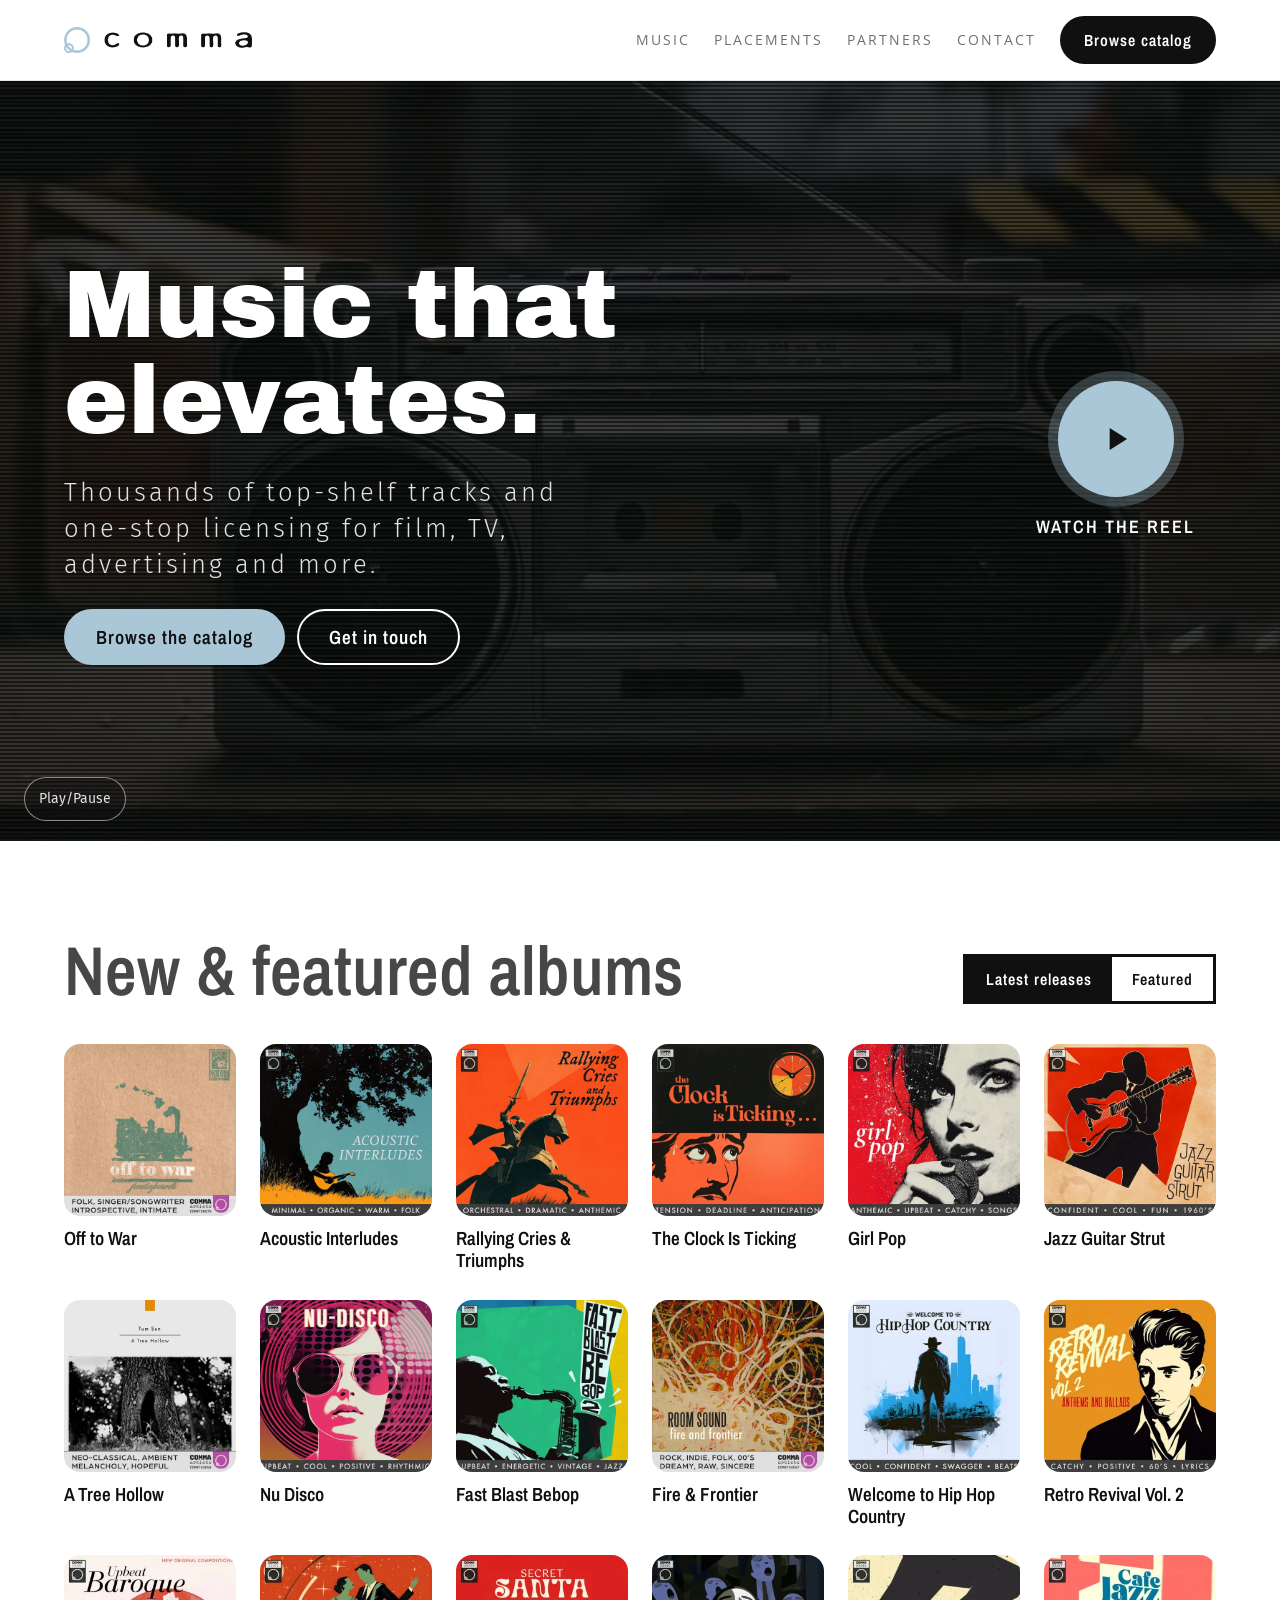
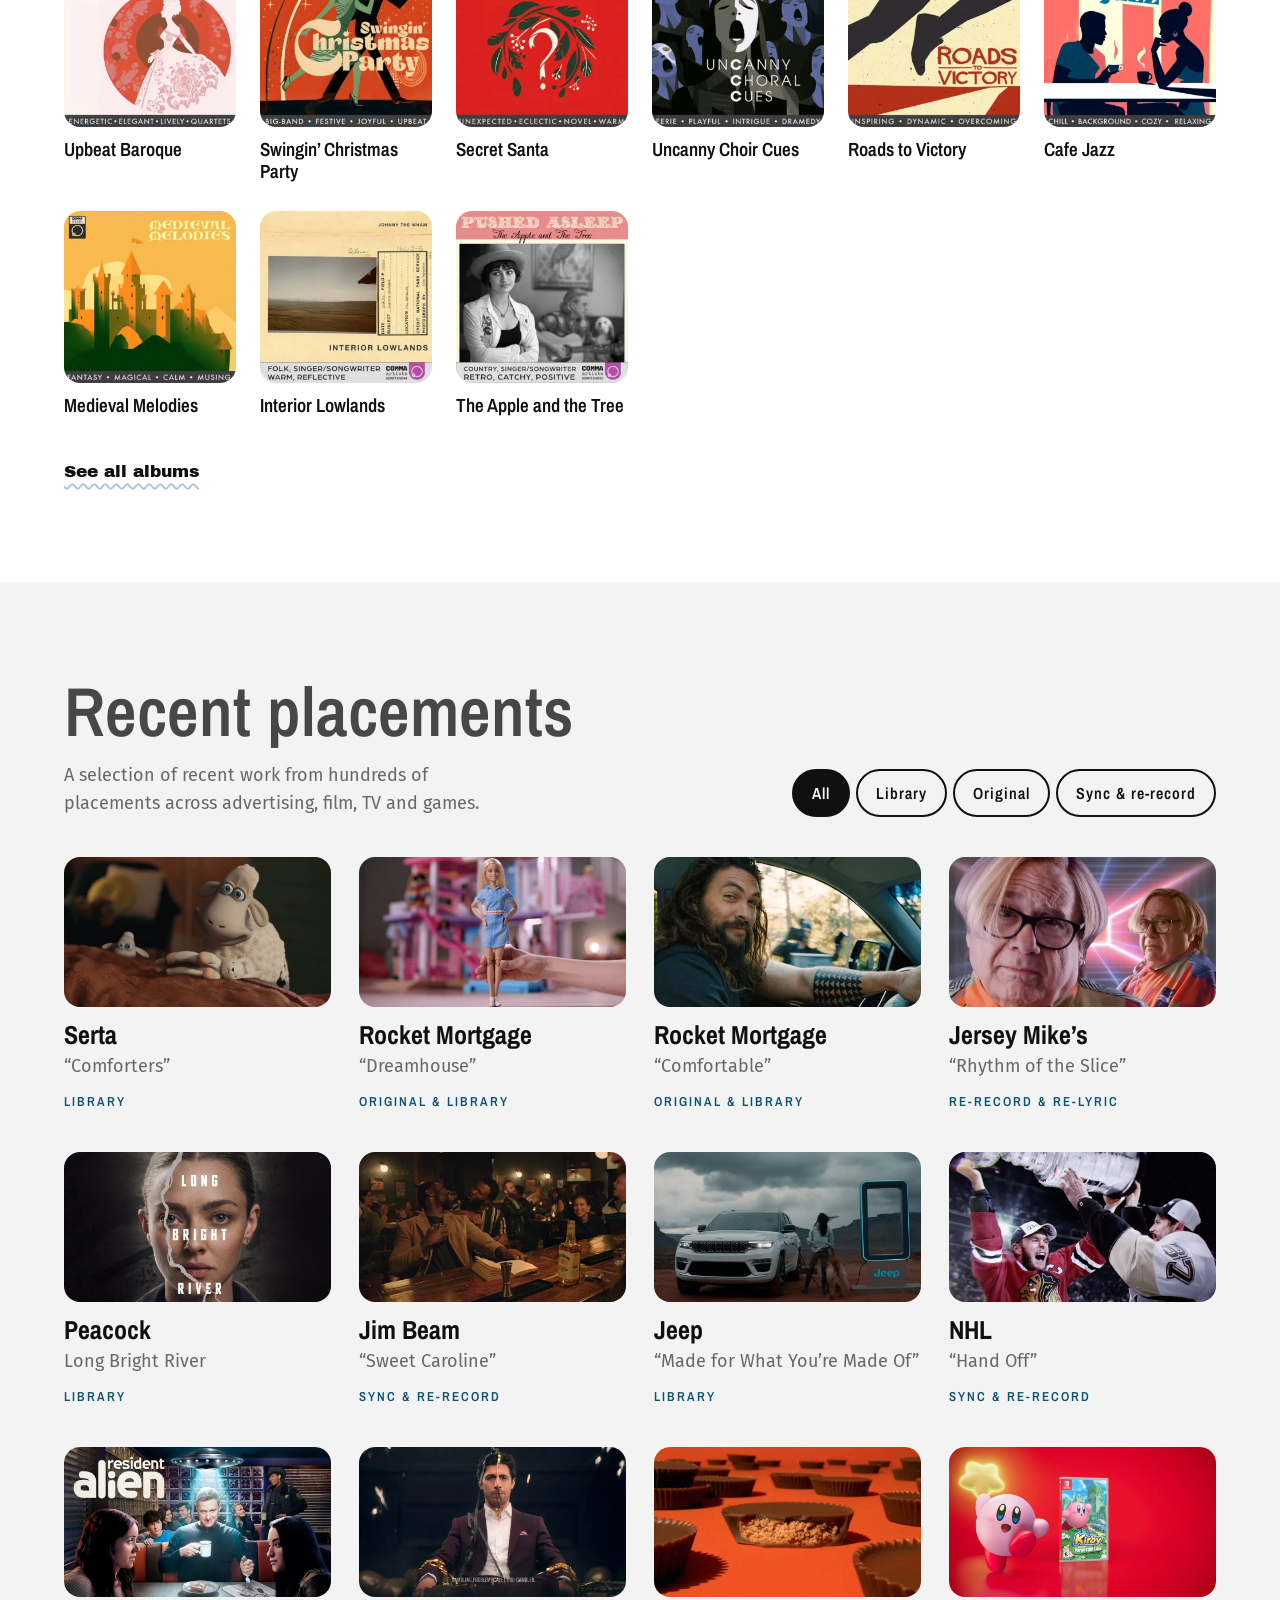
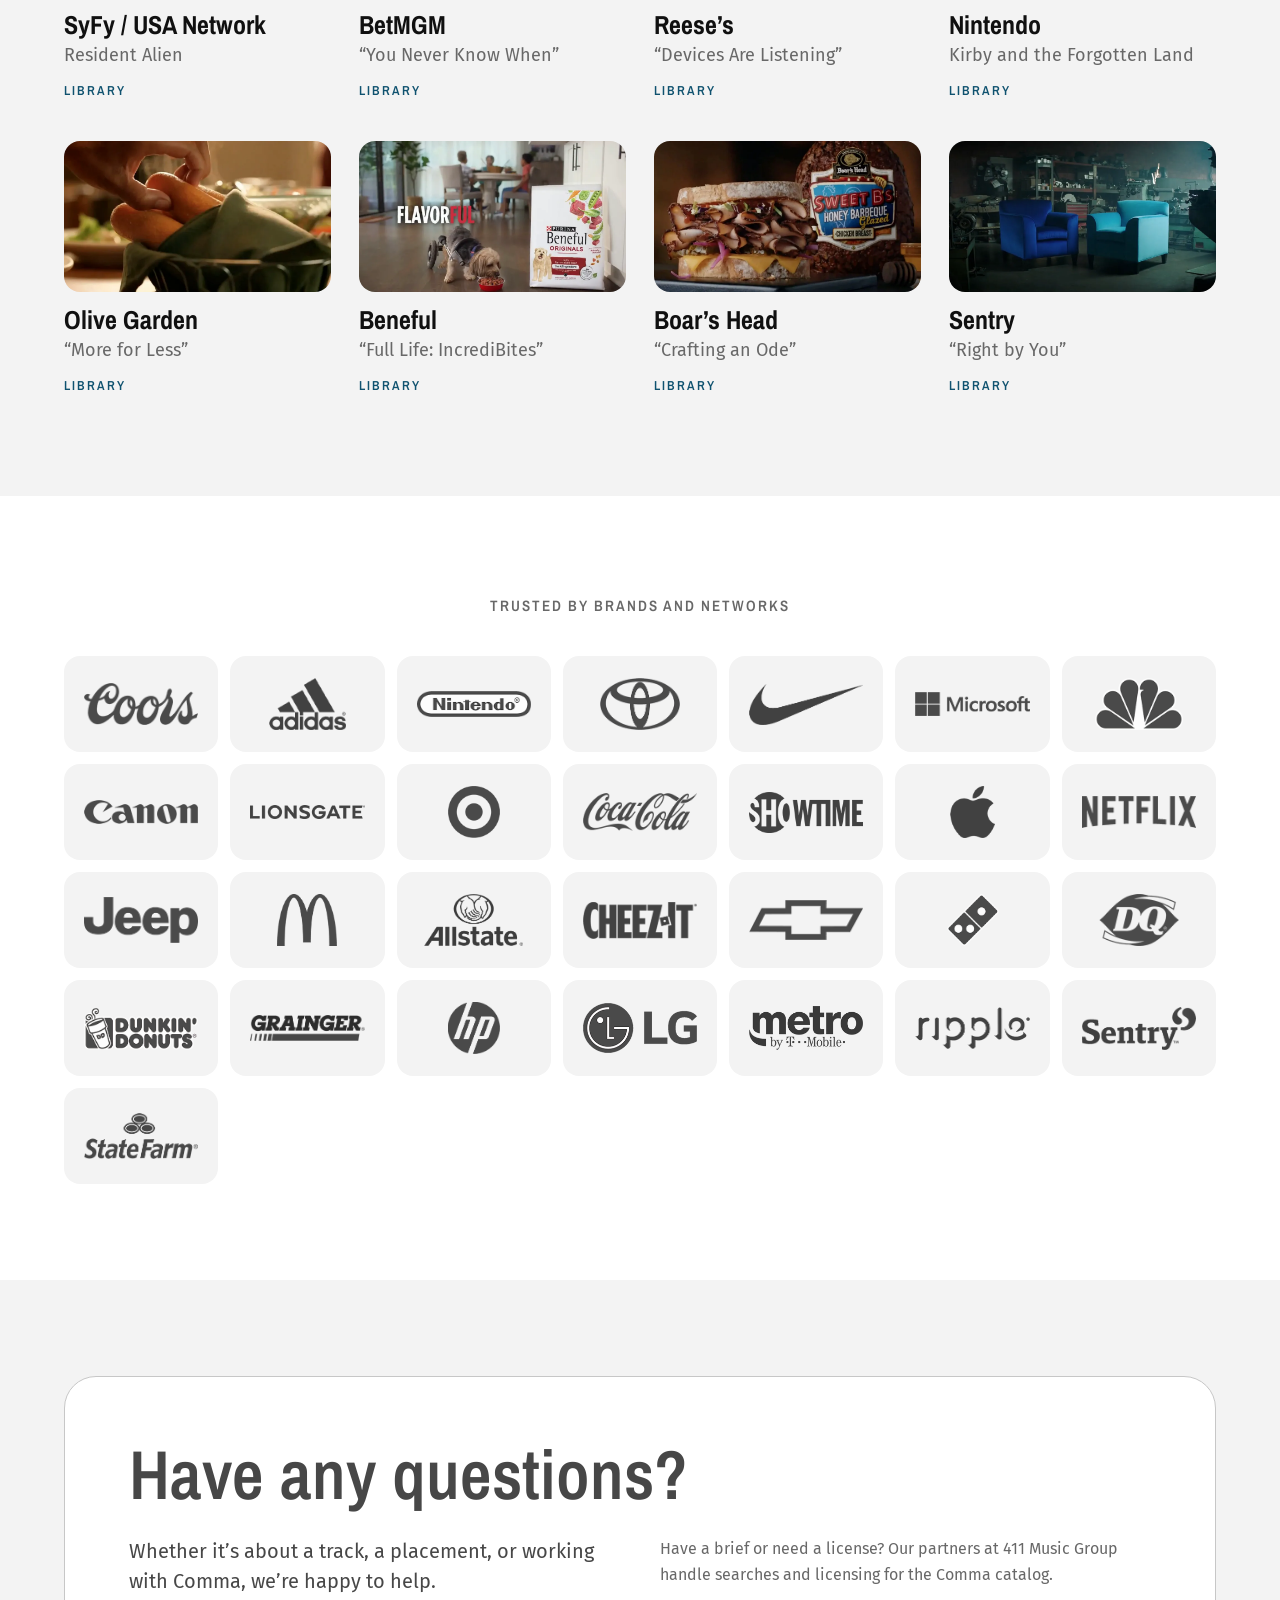
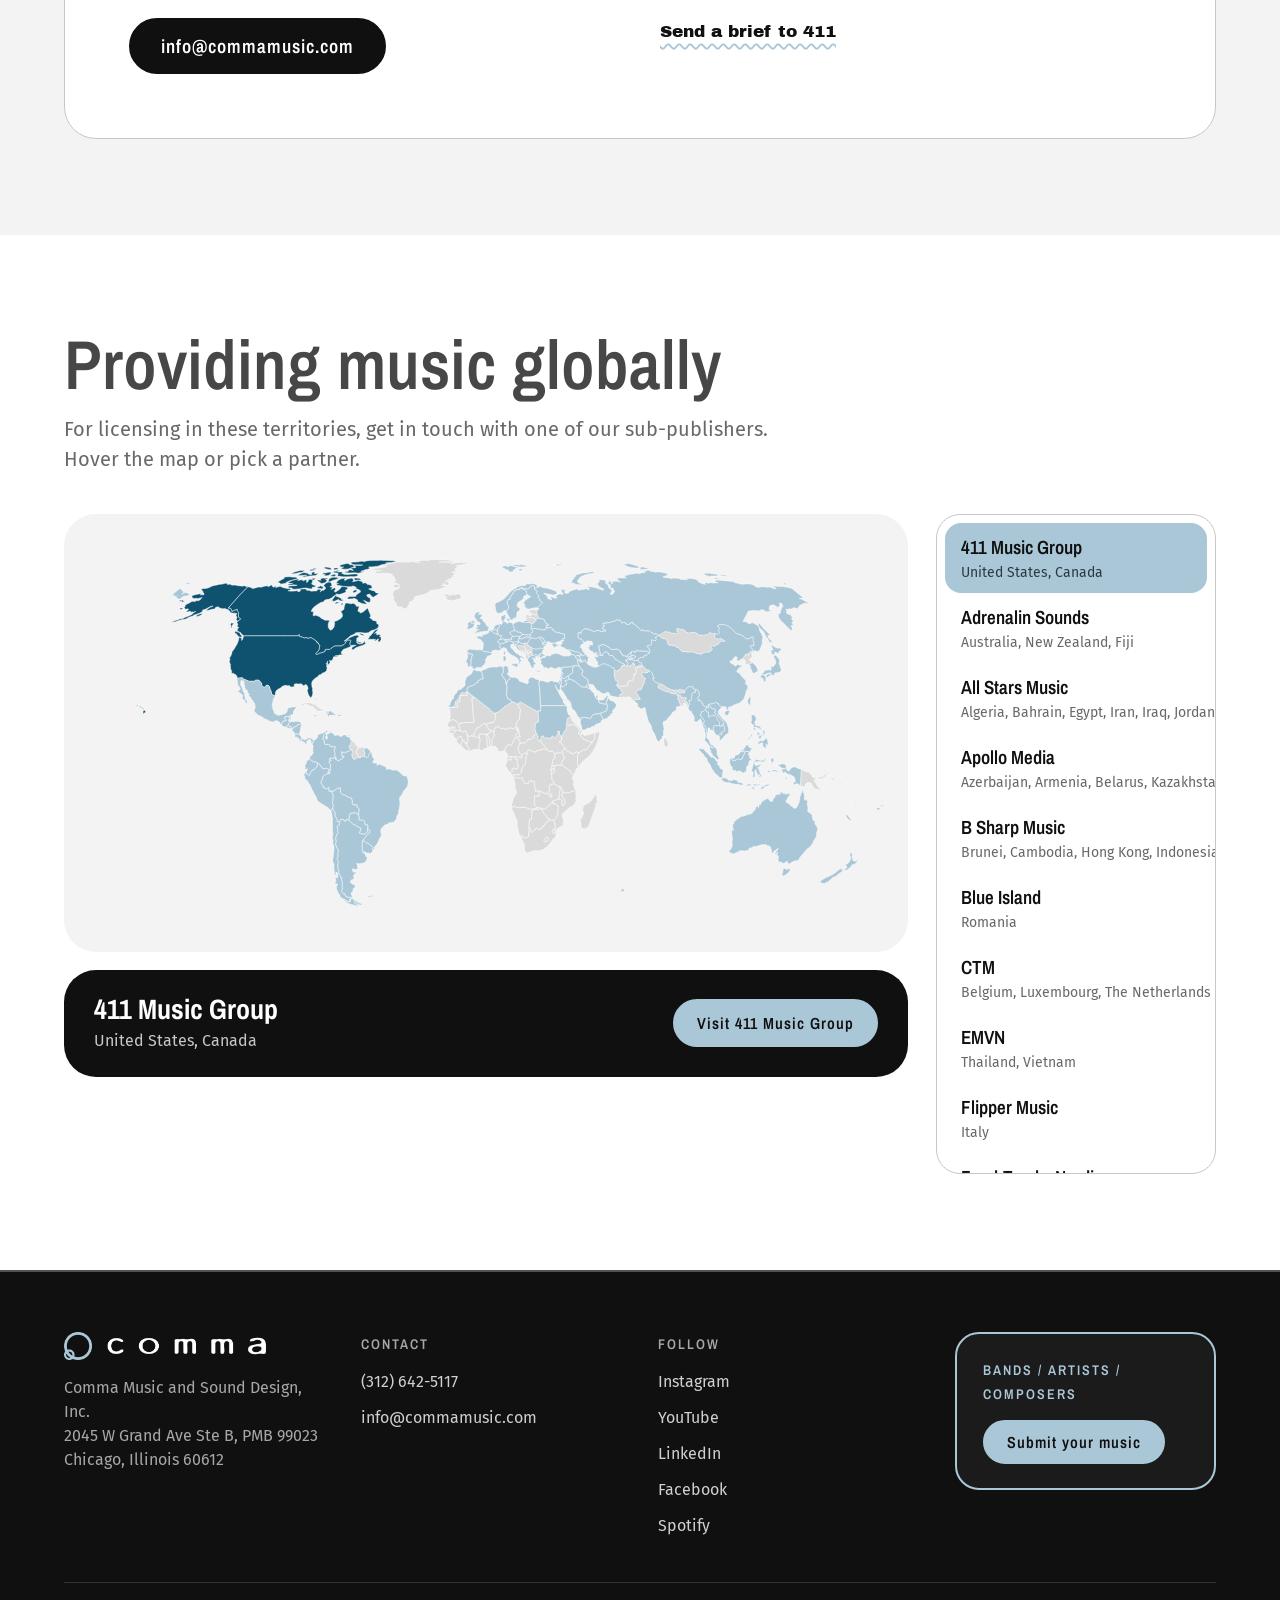
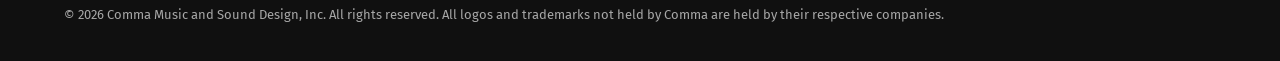
<file: index.html>
<!doctype html>
<html lang="en">
<head>
<meta charset="utf-8">
<meta name="viewport" content="width=device-width, initial-scale=1, viewport-fit=cover">
<title>Comma | Production Music Label</title>
<meta name="description" content="Browse our boutique production music library, with one-stop licensing on all of our tracks, written by top composers.">
<link rel="canonical" href="https://www.commamusic.com/">
<meta name="google-site-verification" content="hzqPW_qG-AKK4_lpxO4gxIM0lHnh0Fnx-0ciTCV7__0">
<meta property="og:type" content="website">
<meta property="og:site_name" content="Comma">
<meta property="og:title" content="Comma | Production Music Label">
<meta property="og:description" content="Browse our boutique production music library, with one-stop licensing on all of our tracks, written by top composers.">
<meta property="og:url" content="https://www.commamusic.com/">
<meta property="og:image" content="https://www.commamusic.com/img/og-image.jpg">
<meta property="og:image:width" content="1200">
<meta property="og:image:height" content="630">
<meta name="twitter:card" content="summary_large_image">
<meta name="twitter:site" content="@comma_music">
<meta name="color-scheme" content="light">
<meta name="theme-color" content="#ffffff">
<link rel="icon" type="image/png" sizes="32x32" href="img/favicon-32.png">
<link rel="icon" type="image/png" sizes="512x512" href="img/favicon.png">
<link rel="apple-touch-icon" href="img/apple-touch-icon.png">
<link rel="preconnect" href="https://fonts.googleapis.com">
<link rel="preconnect" href="https://fonts.gstatic.com" crossorigin>
<link rel="stylesheet" href="https://fonts.googleapis.com/css2?family=Archivo+Black&family=Archivo+Narrow:wght@500;600;700&family=Fira+Sans:wght@300;400;500&family=Open+Sans:wght@400&display=swap">
<link rel="stylesheet" href="css/site.css">
<script type="application/ld+json">{"@context":"https://schema.org","@type":"Organization","name":"Comma Music and Sound Design, Inc.","url":"https://www.commamusic.com/","logo":"https://www.commamusic.com/img/favicon.png","email":"info@commamusic.com","telephone":"+1-312-642-5117","address":{"@type":"PostalAddress","streetAddress":"2045 W Grand Ave Ste B, PMB 99023","addressLocality":"Chicago","addressRegion":"IL","postalCode":"60612","addressCountry":"US"},"sameAs":["https://www.instagram.com/commamusic/","https://www.youtube.com/channel/UCCL-kKv0fUwqyfzXv1fH4Ig/","https://www.linkedin.com/company/commamusic","https://www.facebook.com/commamusicandsound","https://open.spotify.com/artist/0gksnzfD5LslcejTbO01sO"]}</script>
</head>
<body>
<a class="skip-link" href="#main">Skip to content</a>

<header class="site-header">
  <div class="wrap">
    <a class="brand" href="#top" aria-label="Comma home">
      <img class="logo-dark" src="img/logo-dark.png" alt="Comma" width="693" height="96">
      <img class="logo-light" src="img/logo-light.png" alt="Comma" width="693" height="96">
    </a>
    <nav class="nav" aria-label="Main">
      <a href="#music">Music</a>
      <a href="#placements">Placements</a>
      <a href="#partners">Partners</a>
      <a href="#contact">Contact</a>
      <a class="btn btn--solid btn--sm" data-link="catalog" href="https://catalog.commamusic.com">Browse catalog</a>
    </nav>
  </div>
</header>

<main id="main">
  <section id="top" class="hero on-night" aria-labelledby="hero-title">
    <img class="hero__poster" src="video/hero-poster.jpg" alt="" aria-hidden="true">
    <video class="hero__video" id="hero-video" autoplay muted loop playsinline preload="auto" poster="video/hero-poster.jpg" aria-hidden="true">
      <source src="video/hero-loop.mp4" type="video/mp4">
    </video>
    <div class="hero__shade" aria-hidden="true"></div>
    <div class="wrap hero__inner">
      <div class="hero__copy">
        <h1 id="hero-title">Music that elevates.</h1>
        <p class="hero__sub">Thousands of top-shelf tracks and one-stop licensing for film, TV, advertising and more.</p>
        <div class="hero__actions">
          <a class="btn btn--accent" data-link="catalog" href="https://catalog.commamusic.com">Browse the catalog</a>
          <a class="btn btn--ghost-light" href="#contact">Get in touch</a>
        </div>
      </div>
      <button type="button" class="reel-btn" id="reel-open" aria-haspopup="dialog">
        <span class="reel-btn__disc" aria-hidden="true"><svg width="38" height="38" viewBox="0 0 24 24"><path d="M8 5v14l11-7z" fill="#101010"/></svg></span>
        <span class="reel-btn__label">Watch the reel</span>
      </button>
    </div>
    <button type="button" class="motion-toggle" id="motion-toggle" aria-pressed="false">Play/Pause</button>
  </section>

  <dialog class="reel-dialog" id="reel-dialog" aria-label="Comma reel">
    <div class="reel-dialog__bar">
      <button type="button" class="reel-dialog__close" id="reel-close" aria-label="Close reel">
        <svg width="18" height="18" viewBox="0 0 24 24" aria-hidden="true"><path d="M5 5l14 14M19 5L5 19" stroke="currentColor" stroke-width="2.5" stroke-linecap="round"/></svg>
      </button>
    </div>
    <video id="reel-video" controls playsinline preload="none" poster="video/hero-poster.jpg" width="1920" height="800">
      <source src="video/reel.mp4" type="video/mp4">
    </video>
  </dialog>

  <section id="music" class="section" aria-labelledby="music-title">
    <div class="wrap">
      <div class="section__head">
        <h2 class="h2" id="music-title">New &amp; featured albums</h2>
        <div class="tabs" role="tablist" aria-label="Albums">
          <button type="button" role="tab" id="tab-latest" aria-selected="true" aria-controls="album-grid" data-tab="latest">Latest releases</button>
          <button type="button" role="tab" id="tab-featured" aria-selected="false" aria-controls="album-grid" data-tab="featured" tabindex="-1">Featured</button>
        </div>
      </div>
      <ul class="album-grid" id="album-grid" role="tabpanel" aria-labelledby="tab-latest"></ul>
      <a class="wavy" data-link="catalog" href="https://catalog.commamusic.com">See all albums</a>
    </div>
  </section>

  <section id="placements" class="section section--tint" aria-labelledby="placements-title">
    <div class="wrap">
      <div class="section__head">
        <div class="section__intro">
          <h2 class="h2" id="placements-title">Recent placements</h2>
          <p style="max-width: 46ch">A selection of recent work from hundreds of placements across advertising, film, TV and games.</p>
        </div>
        <div class="chips" role="group" aria-label="Filter placements" id="placement-filters">
          <button type="button" aria-pressed="true" data-filter="all">All</button>
          <button type="button" aria-pressed="false" data-filter="library">Library</button>
          <button type="button" aria-pressed="false" data-filter="original">Original</button>
          <button type="button" aria-pressed="false" data-filter="sync">Sync &amp; re-record</button>
        </div>
      </div>
      <ul class="placement-grid" id="placement-grid" aria-live="polite"></ul>
    </div>
  </section>

  <section class="section" aria-labelledby="brands-title">
    <div class="wrap">
      <h2 class="brands__title" id="brands-title">Trusted by brands and networks</h2>
      <ul class="brand-grid" id="brand-grid"></ul>
    </div>
  </section>

  <section id="contact" class="section section--tint" aria-labelledby="contact-title">
    <div class="wrap">
      <div class="ask">
        <h2 class="h2" id="contact-title">Have any questions?</h2>
        <div class="ask__col">
          <p class="lede">Whether it’s about a track, a placement, or working with Comma, we’re happy to help.</p>
          <a class="btn btn--solid" data-link="email" href="mailto:info@commamusic.com">info@commamusic.com</a>
        </div>
        <div class="ask__col">
          <p class="small">Have a brief or need a license? Our partners at 411 Music Group handle searches and licensing for the Comma catalog.</p>
          <a class="wavy" data-link="brief" href="https://www.411musicgroup.com/">Send a brief to 411</a>
        </div>
      </div>
    </div>
  </section>

  <section id="partners" class="section" aria-labelledby="partners-title">
    <div class="wrap">
      <div class="section__head">
        <div class="section__intro">
          <h2 class="h2" id="partners-title">Providing music globally</h2>
          <p class="lede">For licensing in these territories, get in touch with one of our sub-publishers. Hover the map or pick a partner.</p>
        </div>
      </div>
      <div class="partners">
        <div class="partners__map">
          <div class="map-frame">
            <svg id="world-map" viewBox="0 0 960 470" role="img" aria-label="World map of Comma sub-publisher territories"></svg>
          </div>
          <div class="partner-card on-night" id="partner-card" aria-live="polite"></div>
        </div>
        <ul class="partner-list" id="partner-list" aria-label="Sub-publishers"></ul>
      </div>
      <noscript><p class="noscript-note">Turn on JavaScript to see albums, placements and the partner map.</p></noscript>
    </div>
  </section>
</main>

<footer class="site-footer on-night">
  <div class="wrap">
    <div class="footer-grid">
      <div class="footer-col footer-col--brand">
        <img src="img/logo-light.png" alt="Comma" width="693" height="96">
        <p>Comma Music and Sound Design, Inc.<br>2045 W Grand Ave Ste B, PMB 99023<br>Chicago, Illinois 60612</p>
      </div>
      <div class="footer-col">
        <h2 class="footer-head">Contact</h2>
        <a href="tel:+13126425117">(312) 642-5117</a>
        <a data-link="email" href="mailto:info@commamusic.com">info@commamusic.com</a>
      </div>
      <div class="footer-col">
        <h2 class="footer-head">Follow</h2>
        <a href="https://www.instagram.com/commamusic/">Instagram</a>
        <a href="https://www.youtube.com/channel/UCCL-kKv0fUwqyfzXv1fH4Ig/">YouTube</a>
        <a href="https://www.linkedin.com/company/commamusic">LinkedIn</a>
        <a href="https://www.facebook.com/commamusicandsound">Facebook</a>
        <a href="https://open.spotify.com/artist/0gksnzfD5LslcejTbO01sO">Spotify</a>
      </div>
      <div class="submit-panel">
        <h2 class="footer-head">Bands / Artists / Composers</h2>
        <a class="btn btn--accent btn--sm" target="_blank" href="https://commamusic.typeform.com/to/QgJUqPBH">Submit your music</a>
      </div>
    </div>
    <p class="legal">© <span id="year">2026</span> Comma Music and Sound Design, Inc. All rights reserved. All logos and trademarks not held by Comma are held by their respective companies.</p>
  </div>
</footer>

<script src="js/site.js" defer></script>
</body>
</html>
</file>
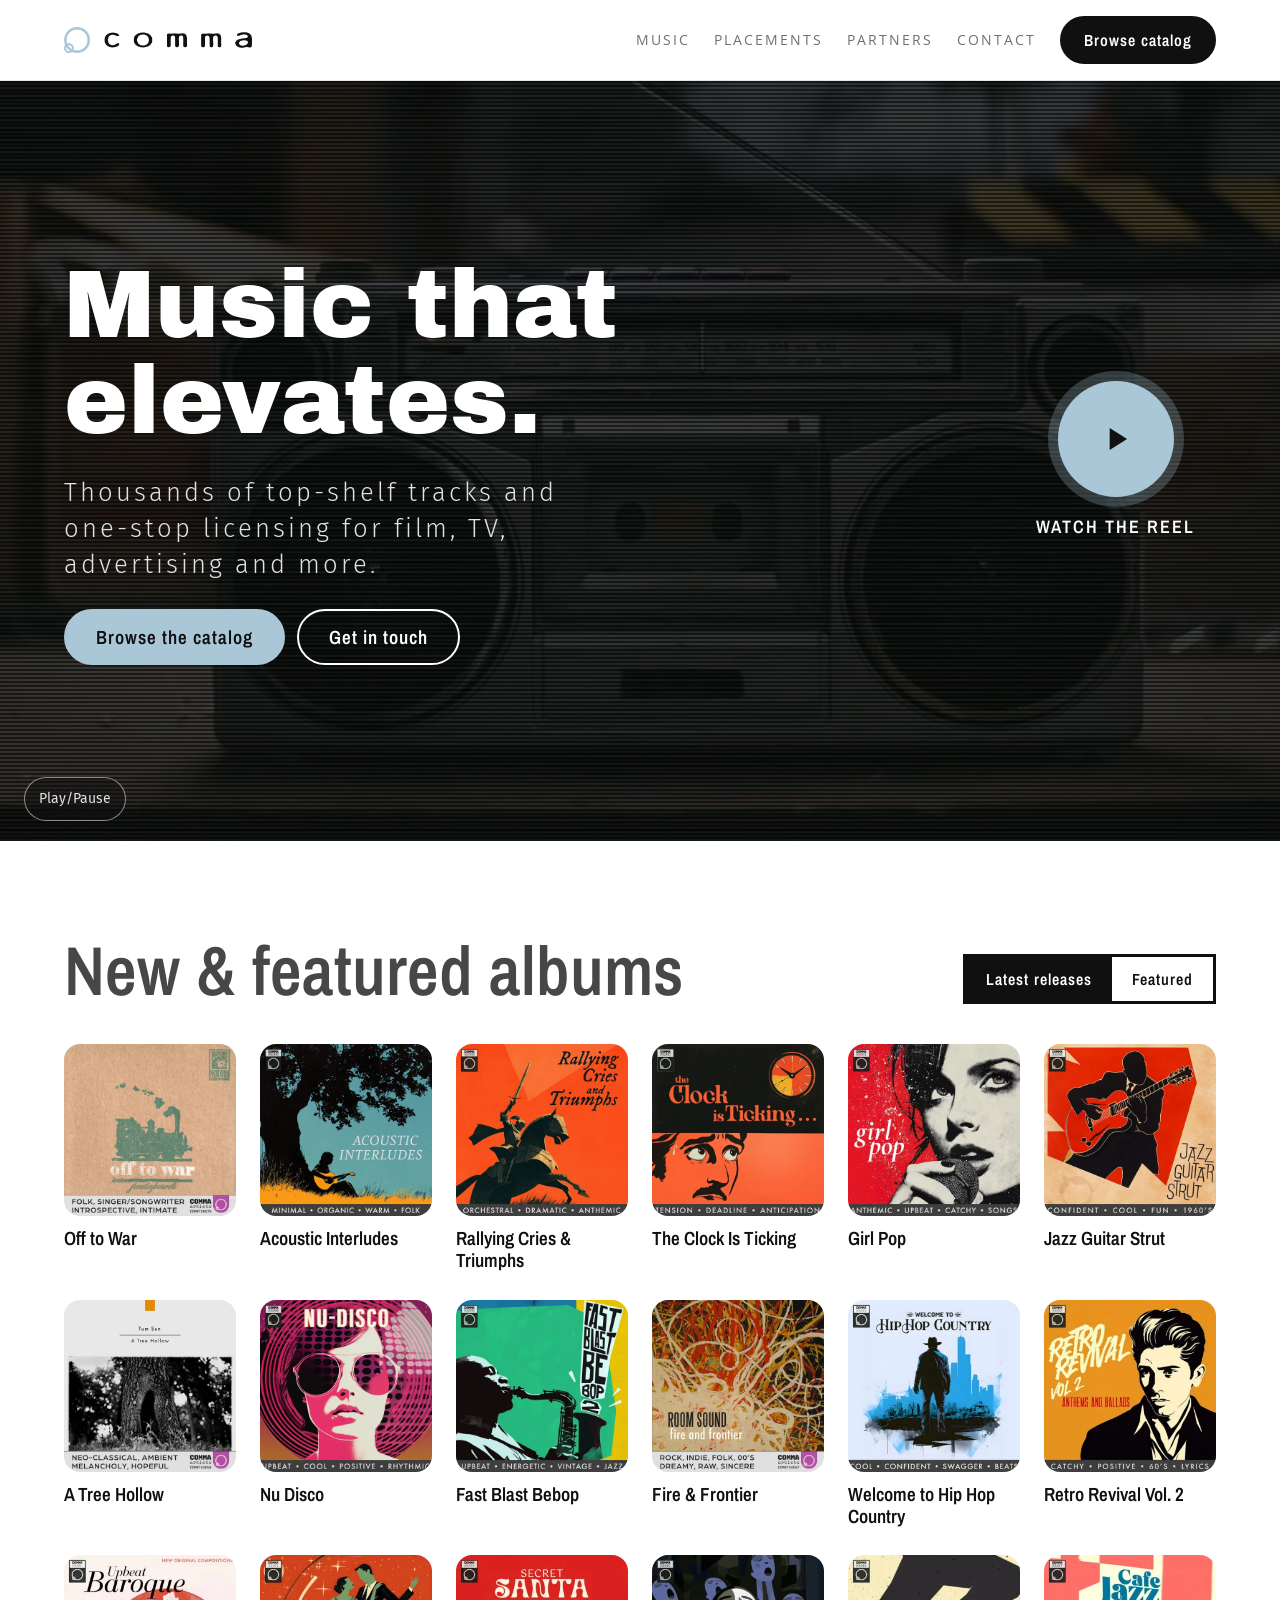
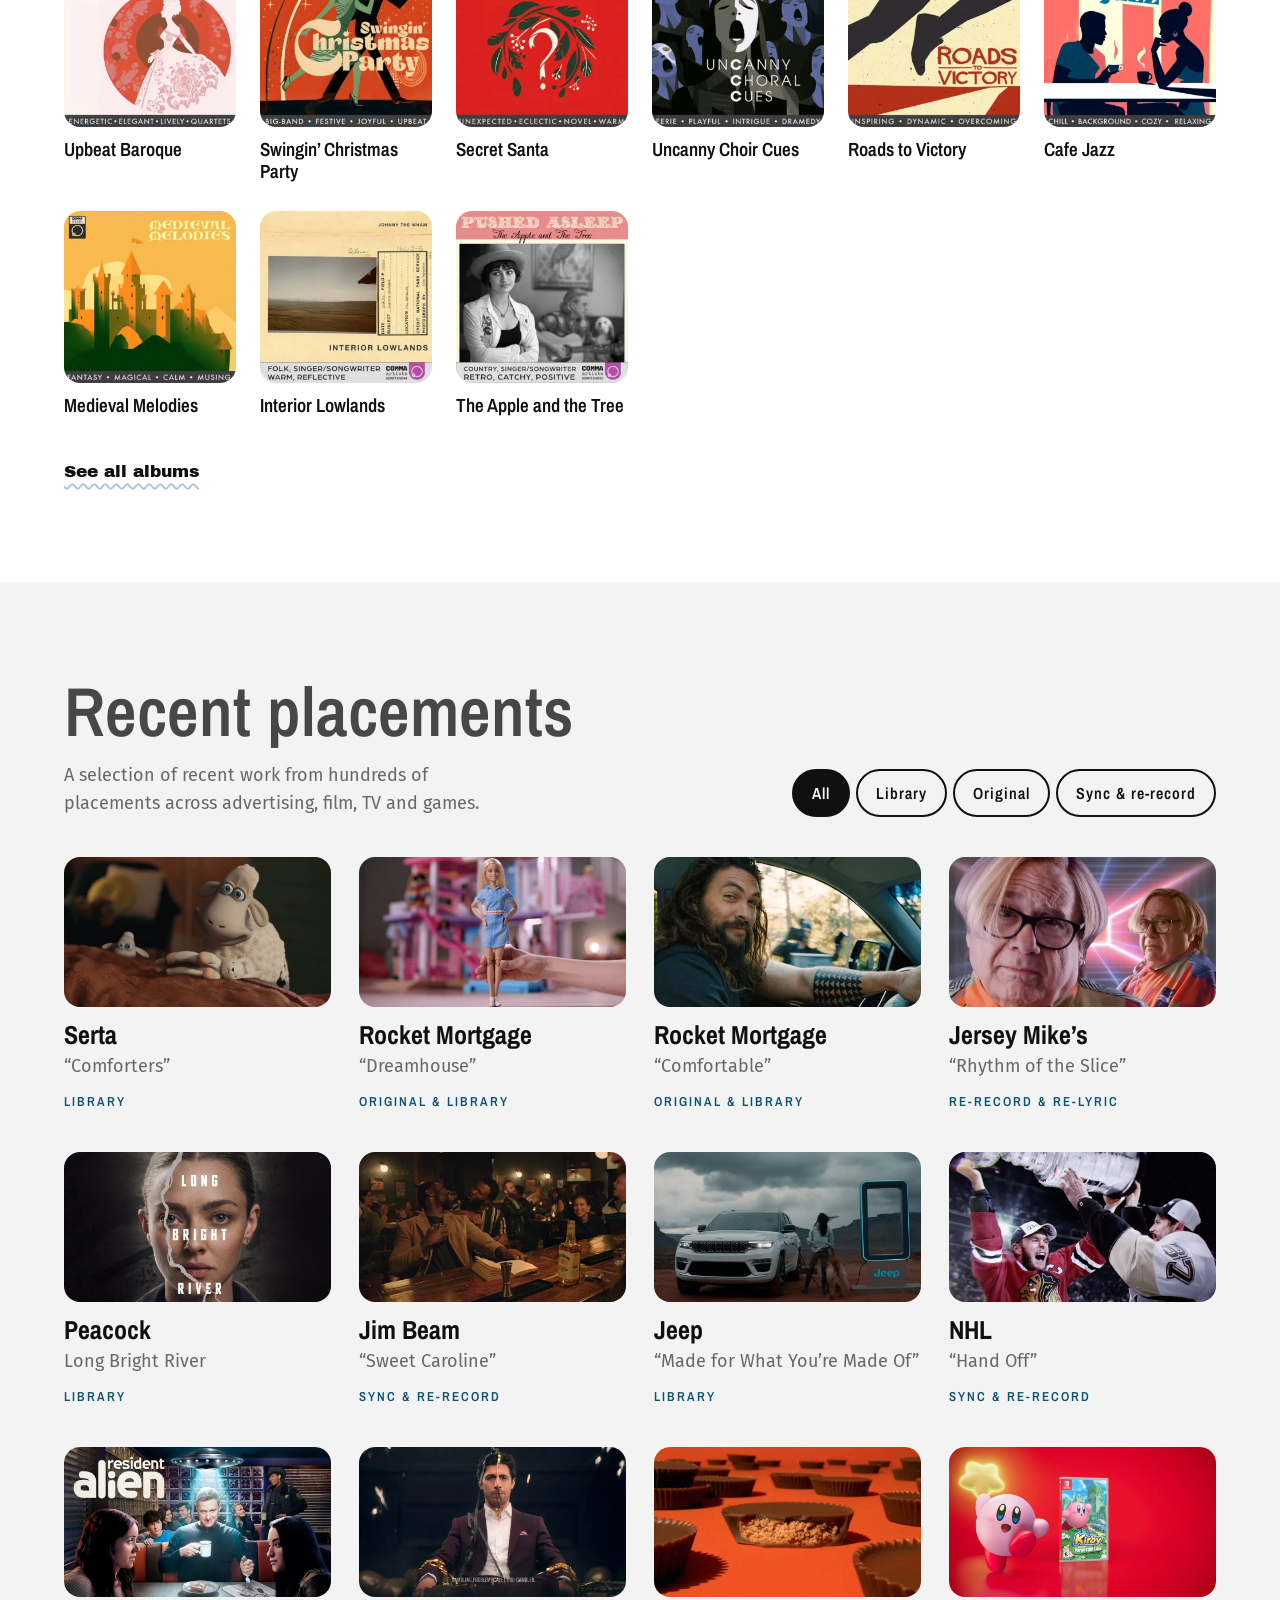
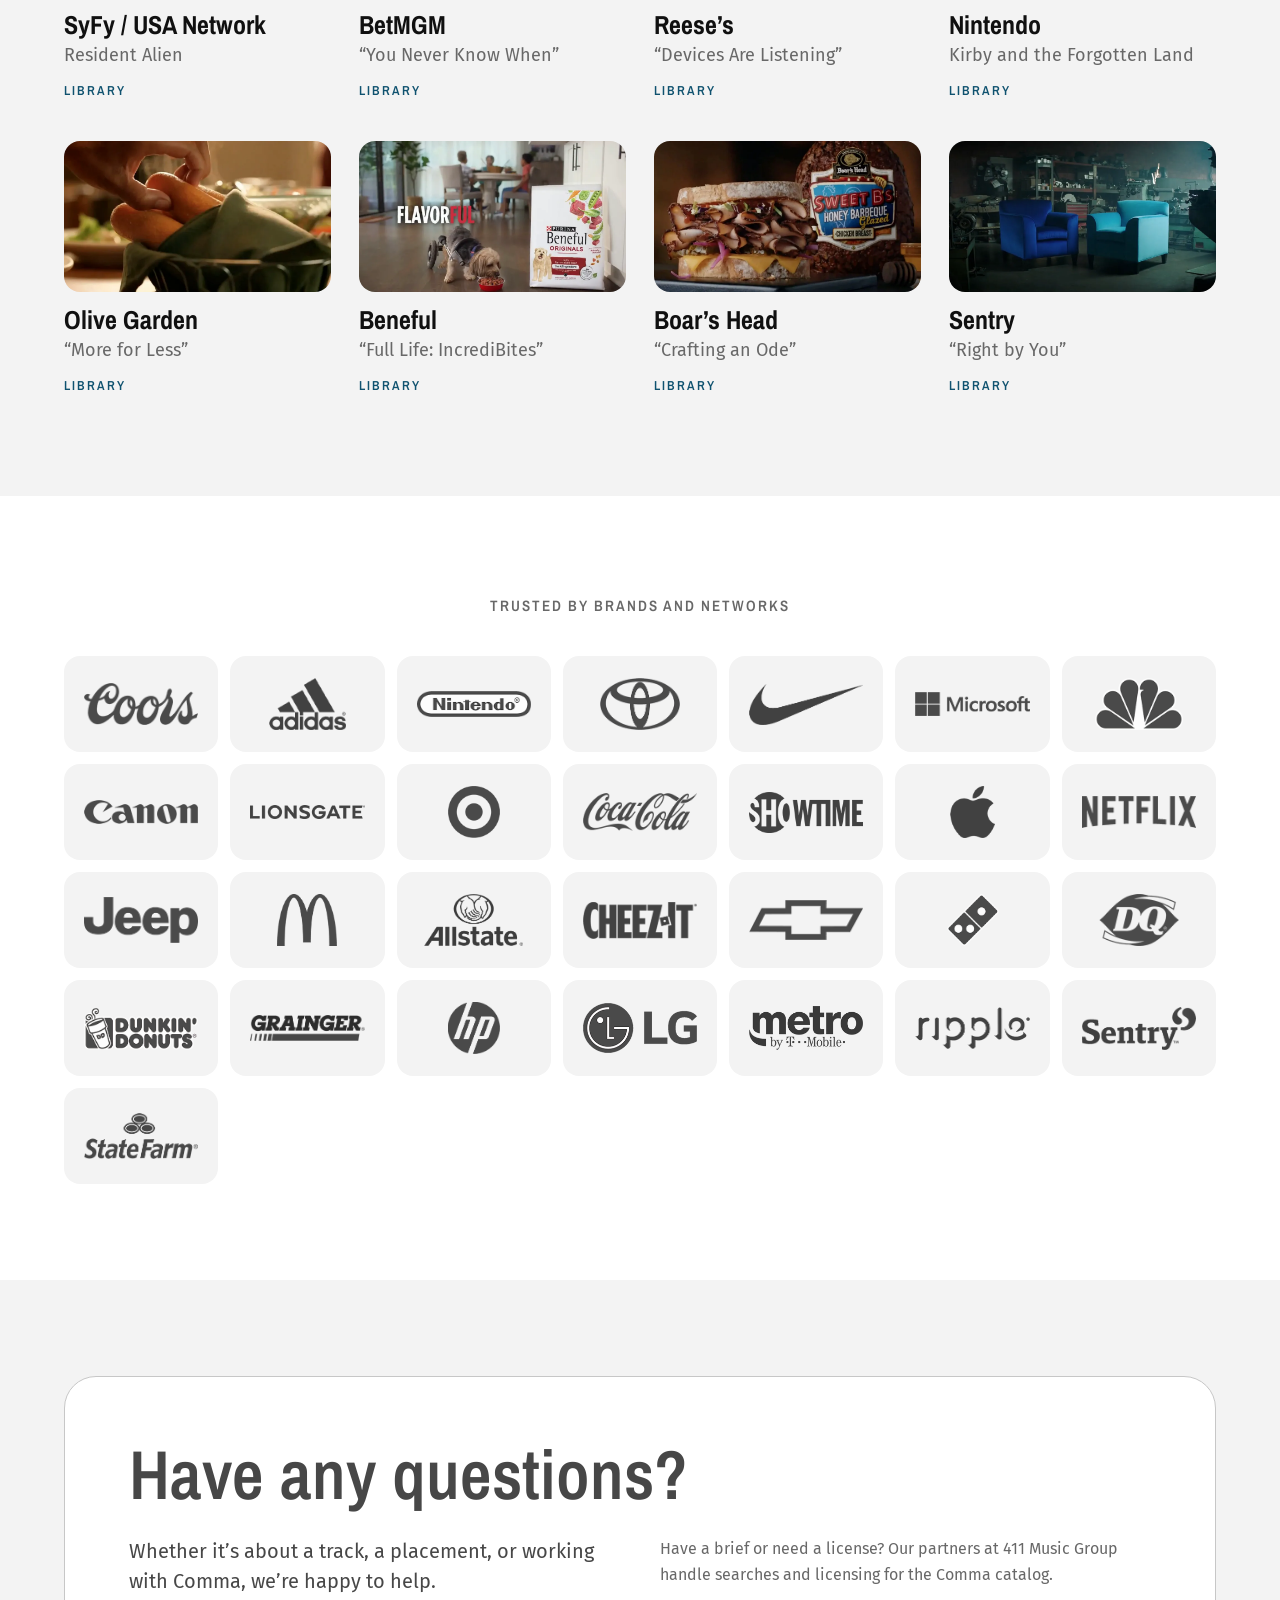
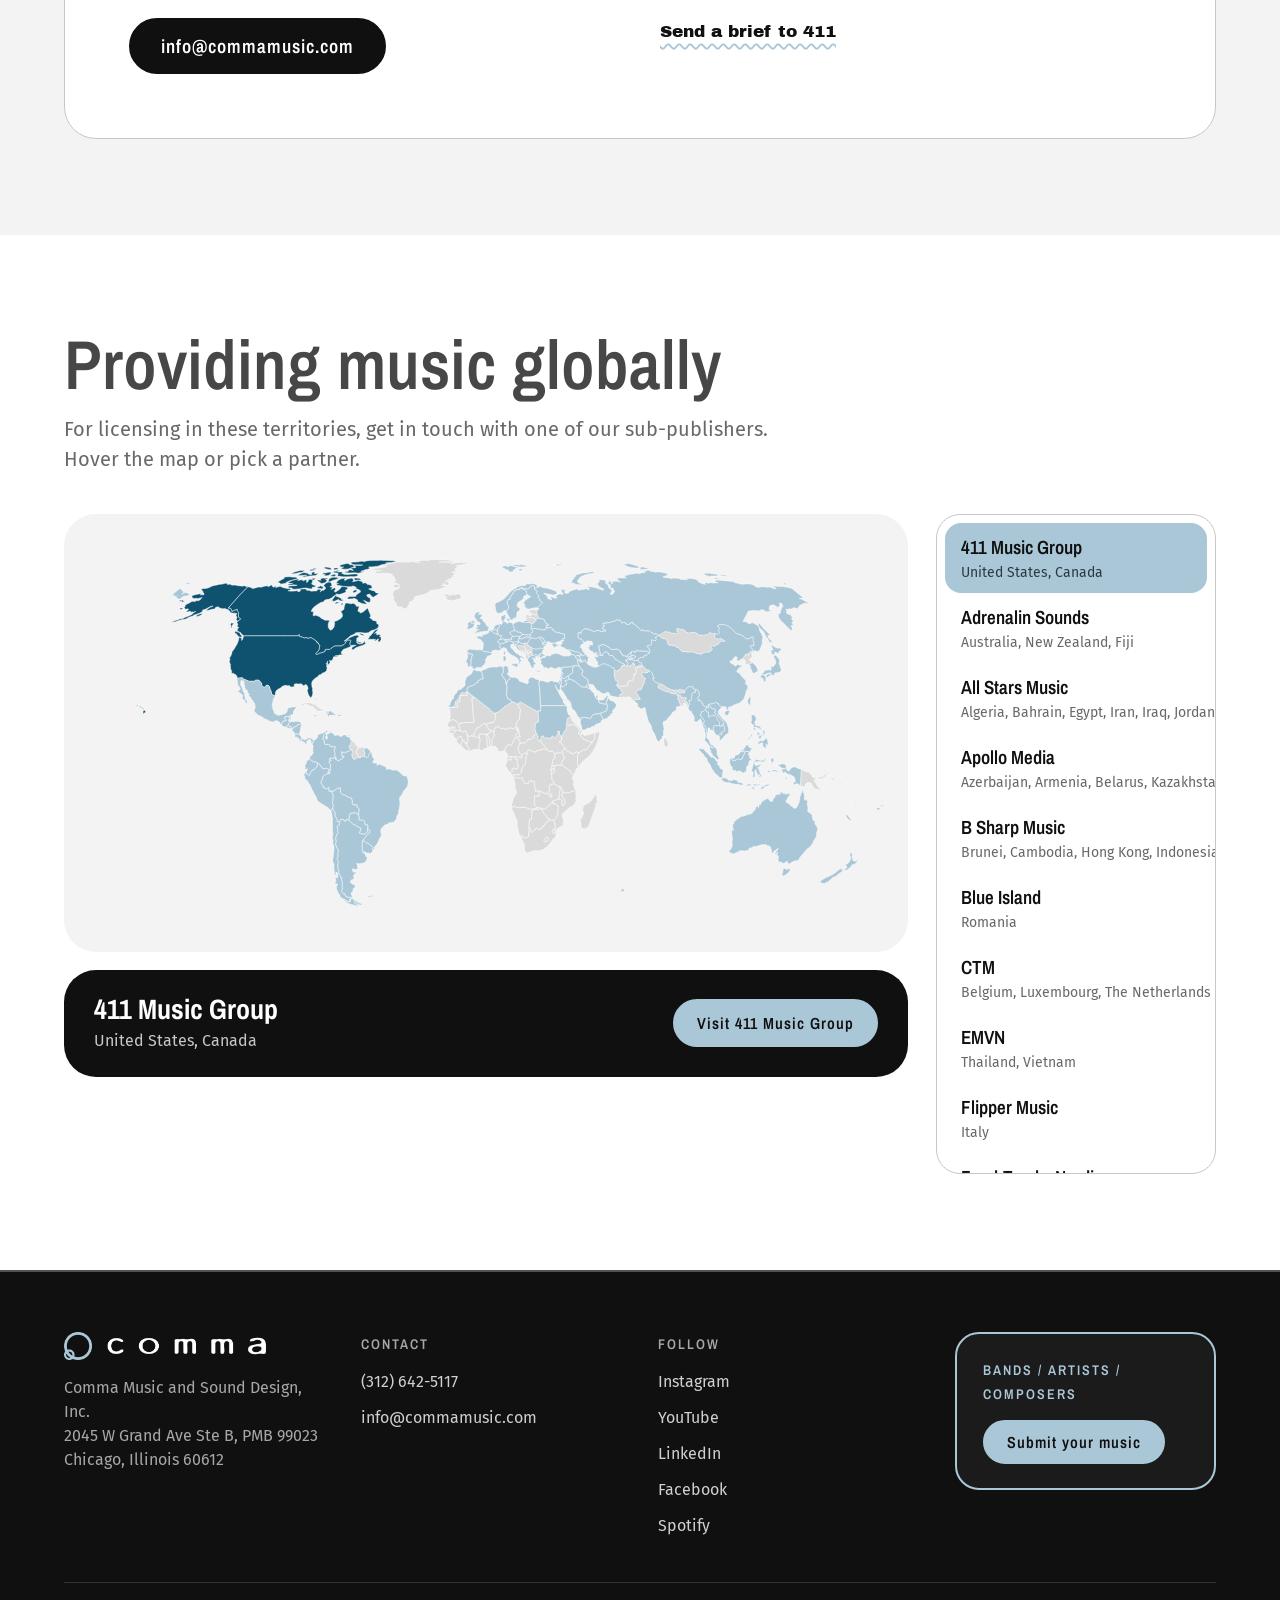
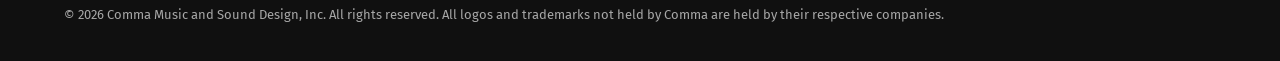
<file: audio-logos/index.html>
<!doctype html>
<html lang="en"><head><meta charset="utf-8"><title>Comma</title>
<meta name="robots" content="noindex">
<link rel="canonical" href="https://www.commamusic.com/#contact">
<meta http-equiv="refresh" content="0; url=/#contact">
<script>location.replace("/#contact");</script>
</head><body><p>This page has moved. <a href="/#contact">Continue to commamusic.com</a>.</p></body></html>
</file>
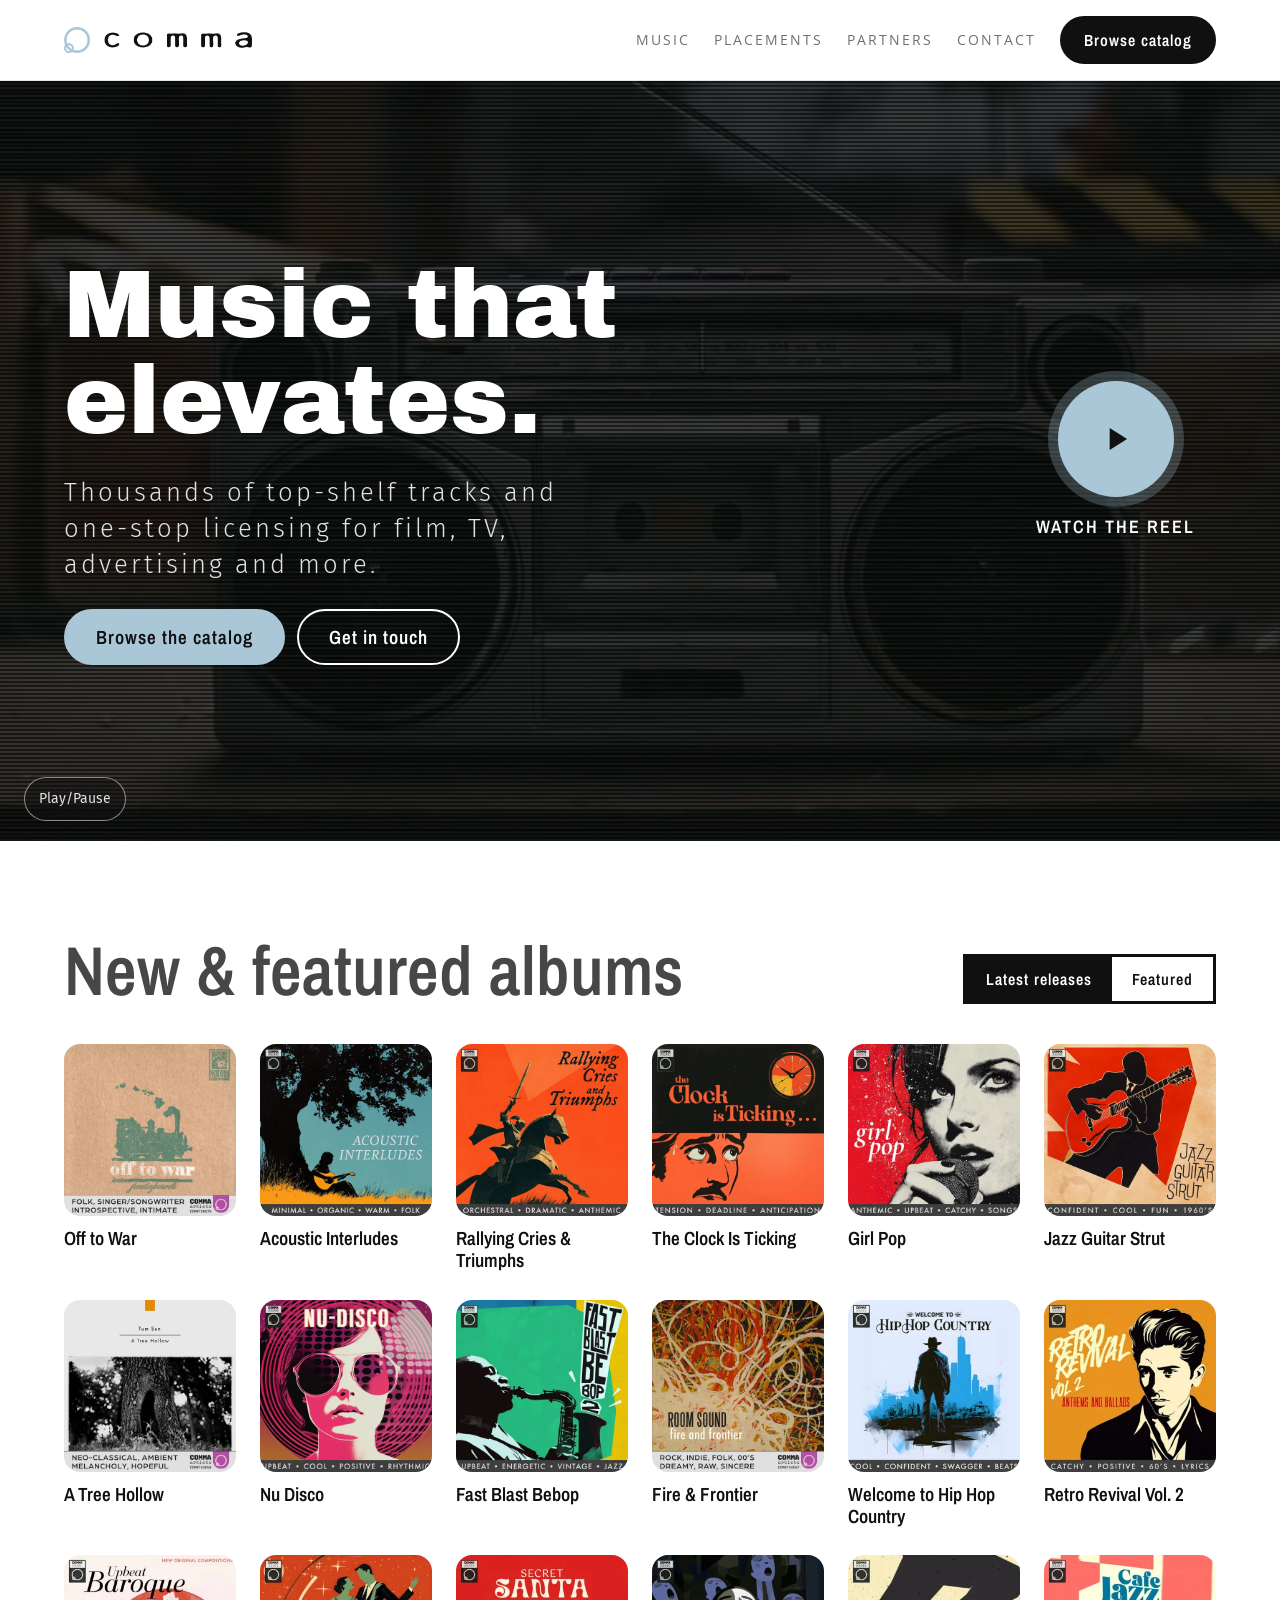
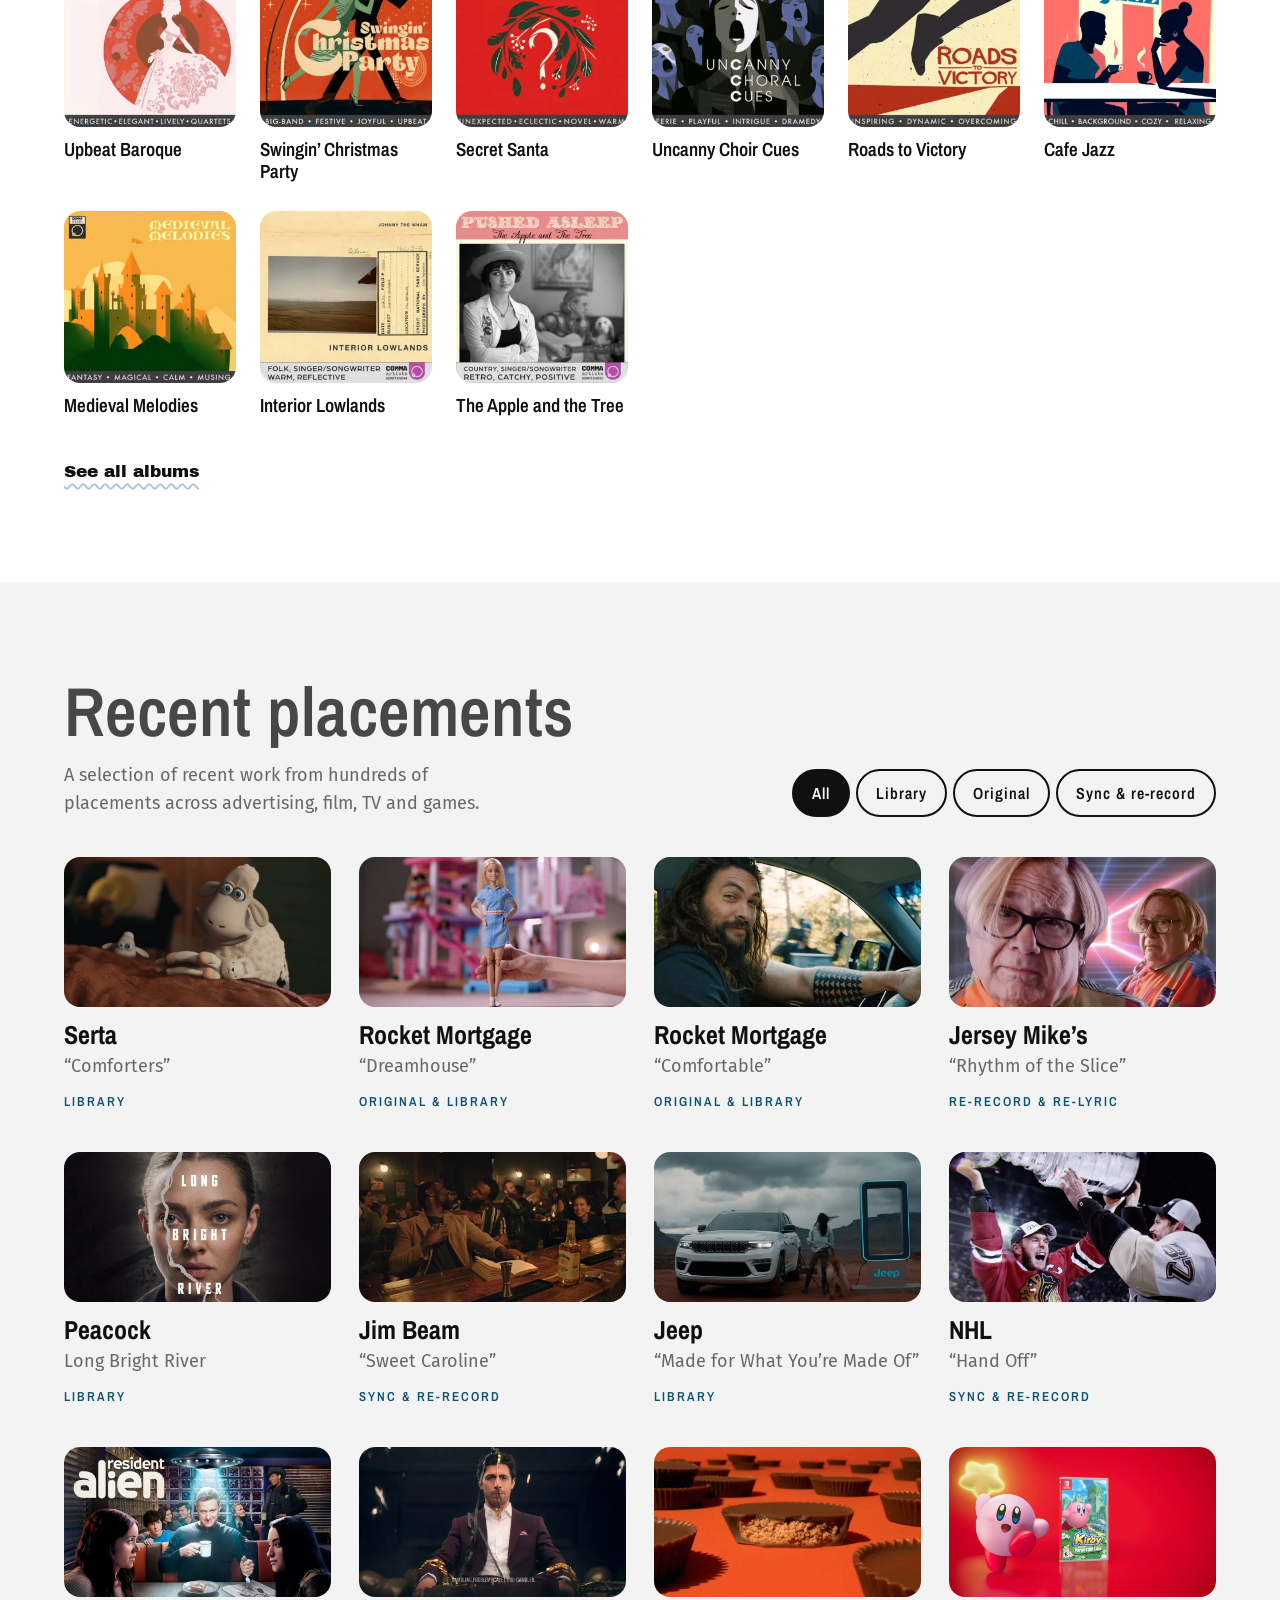
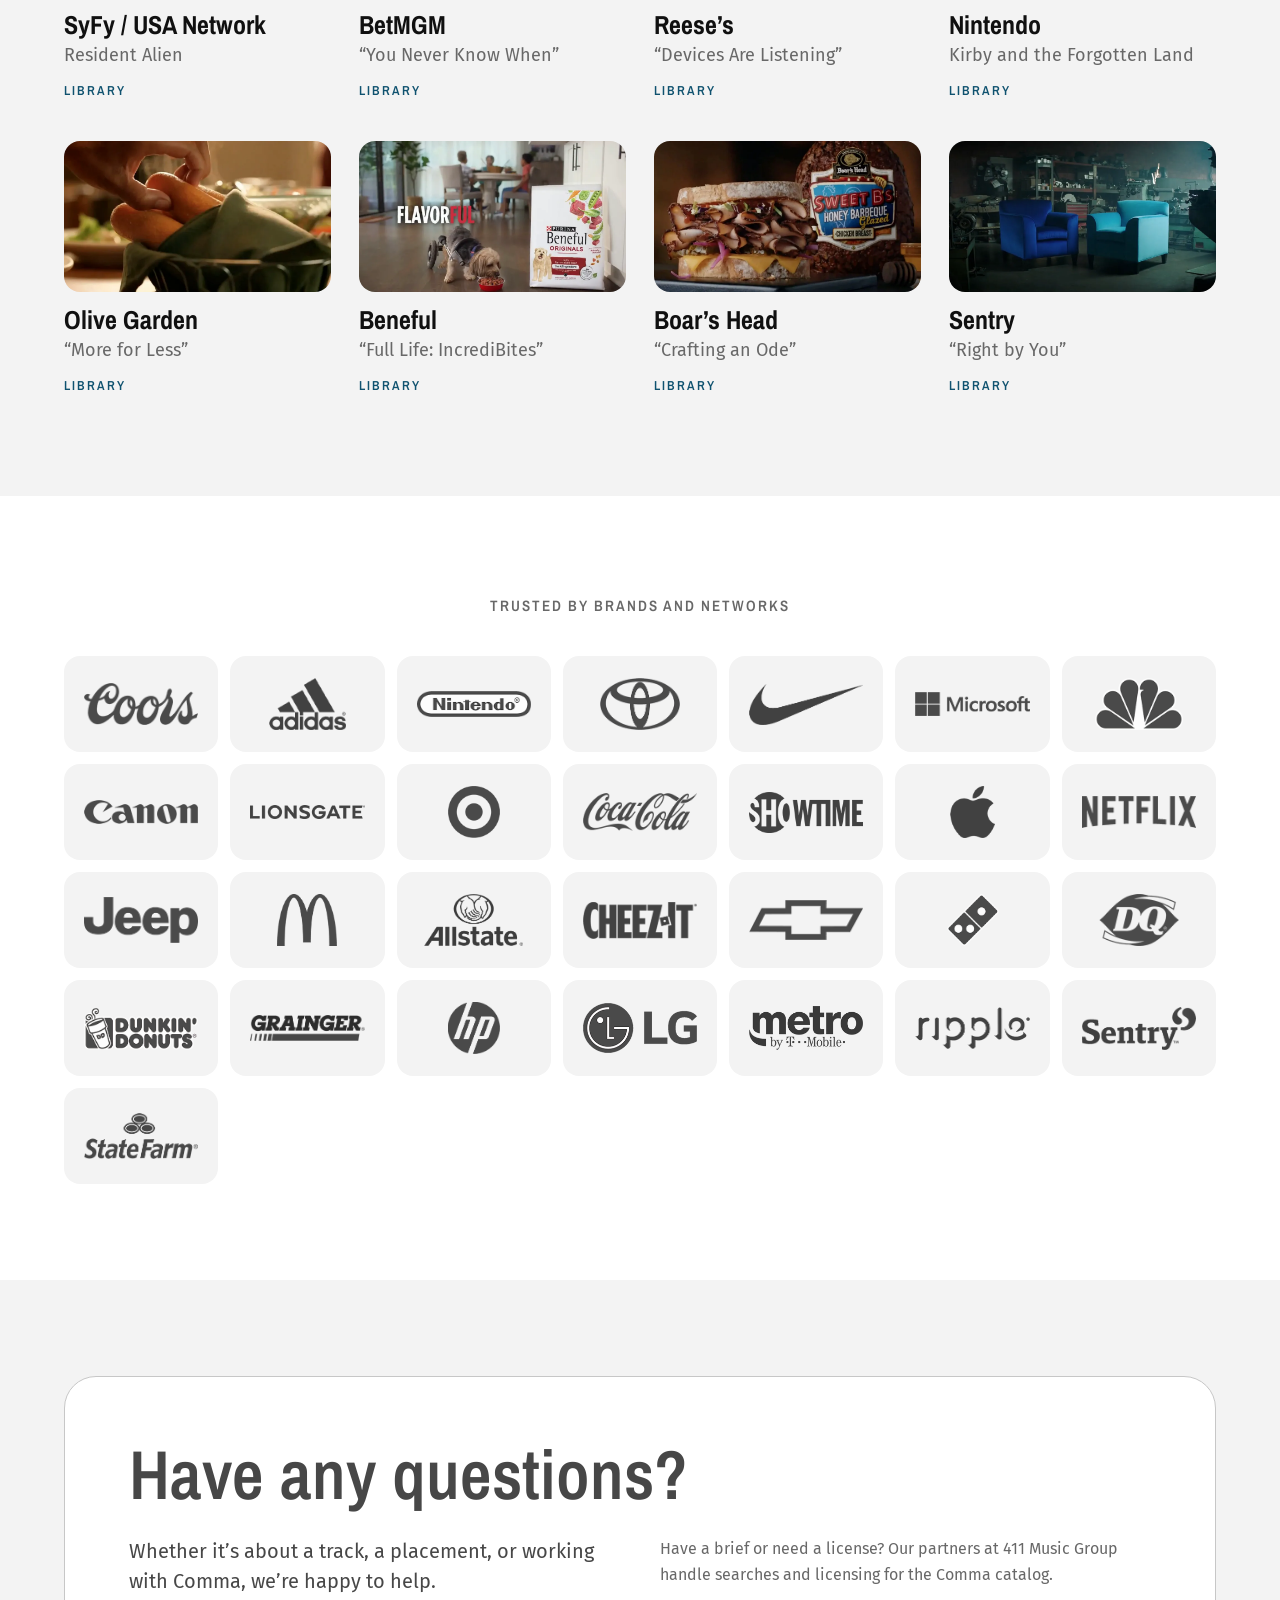
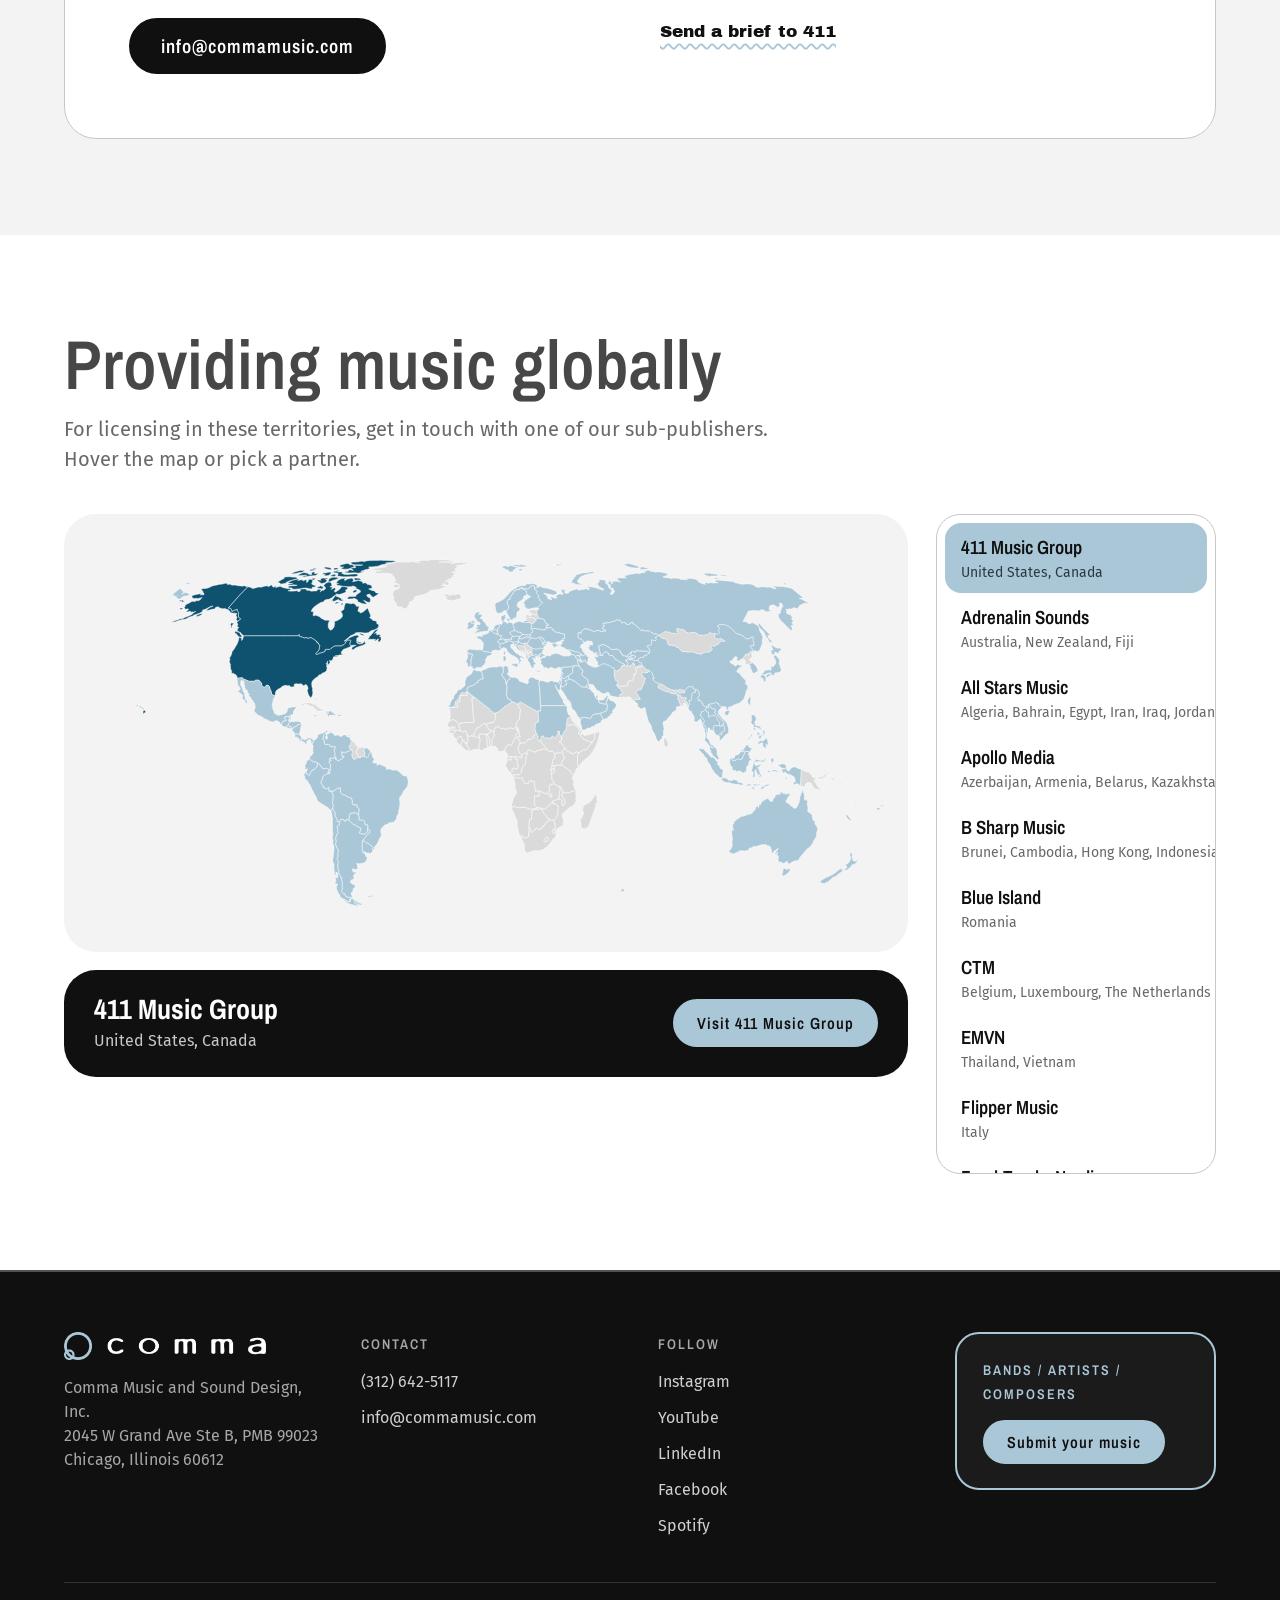
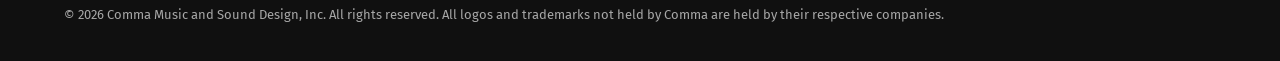
<file: music-sfx-library/index.html>
<!doctype html>
<html lang="en"><head><meta charset="utf-8"><title>Comma</title>
<meta name="robots" content="noindex">
<link rel="canonical" href="https://www.commamusic.com/#music">
<meta http-equiv="refresh" content="0; url=/#music">
<script>location.replace("/#music");</script>
</head><body><p>This page has moved. <a href="/#music">Continue to commamusic.com</a>.</p></body></html>
</file>
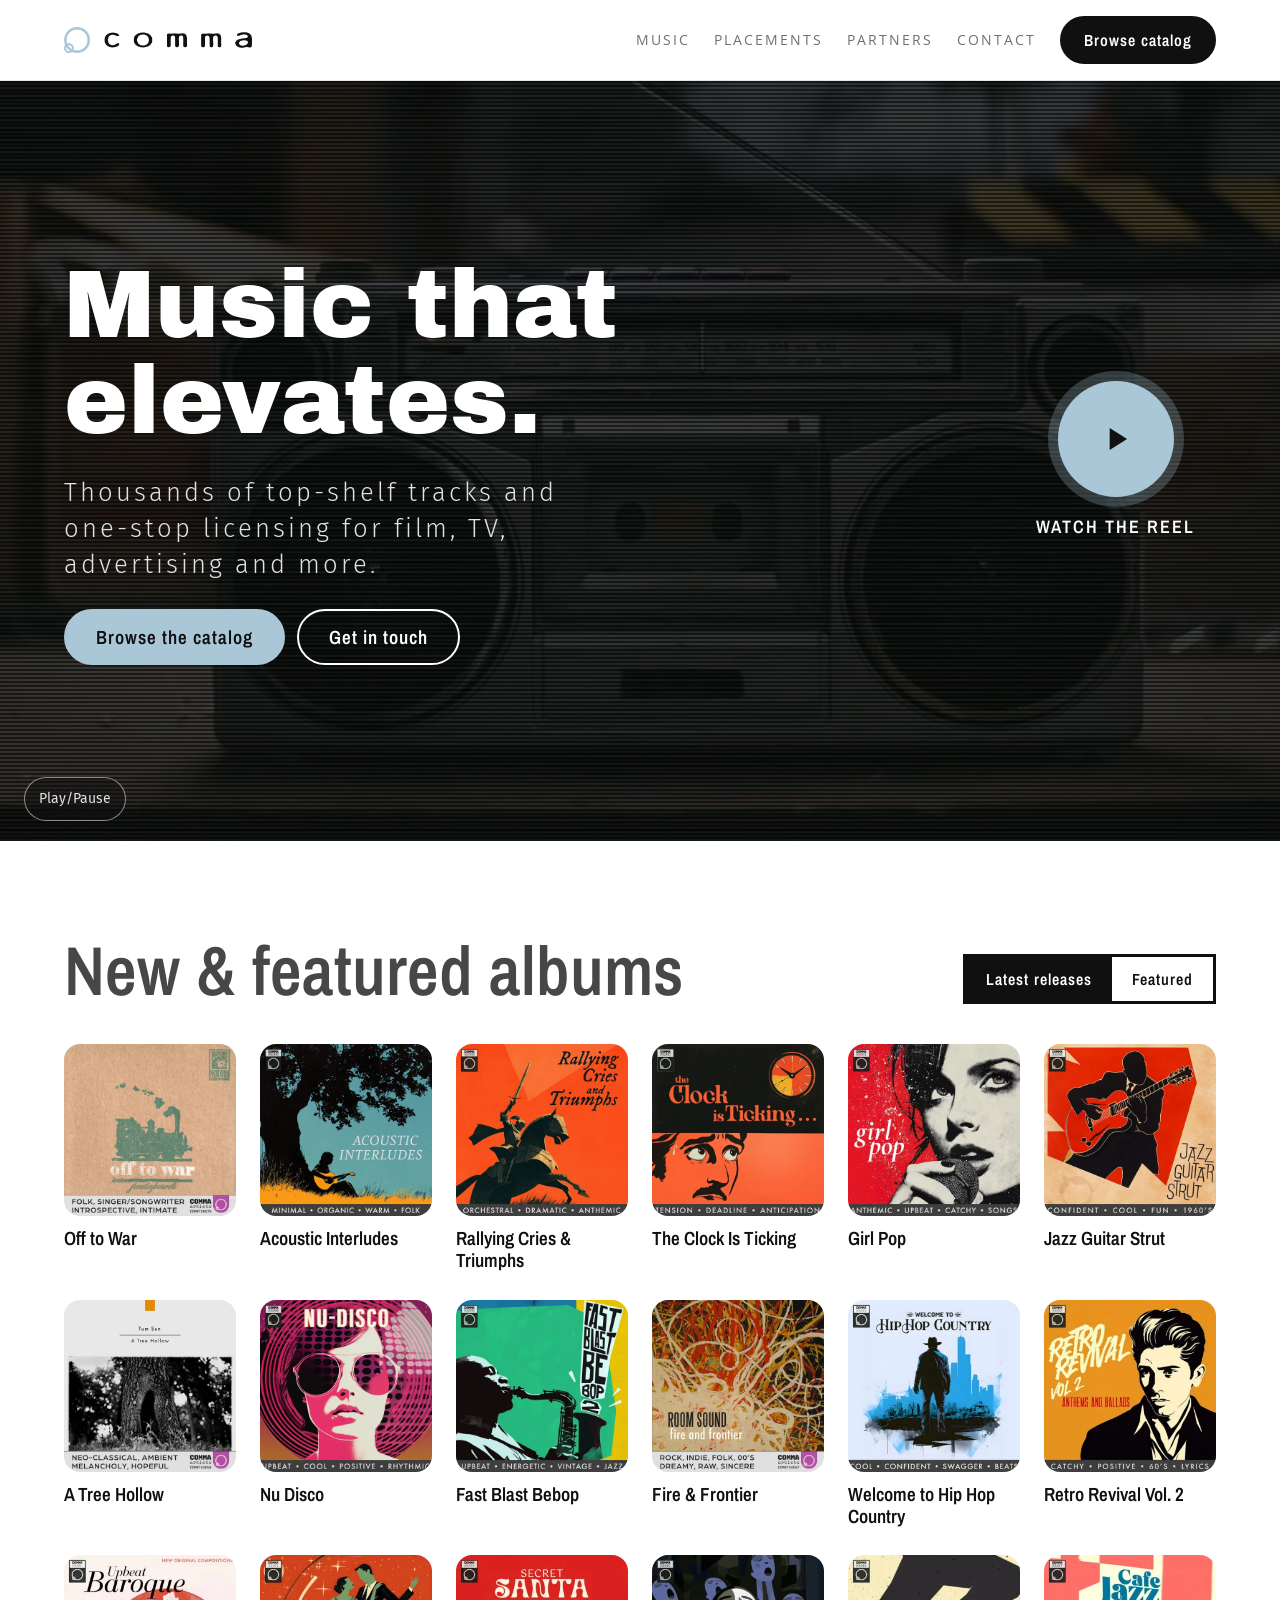
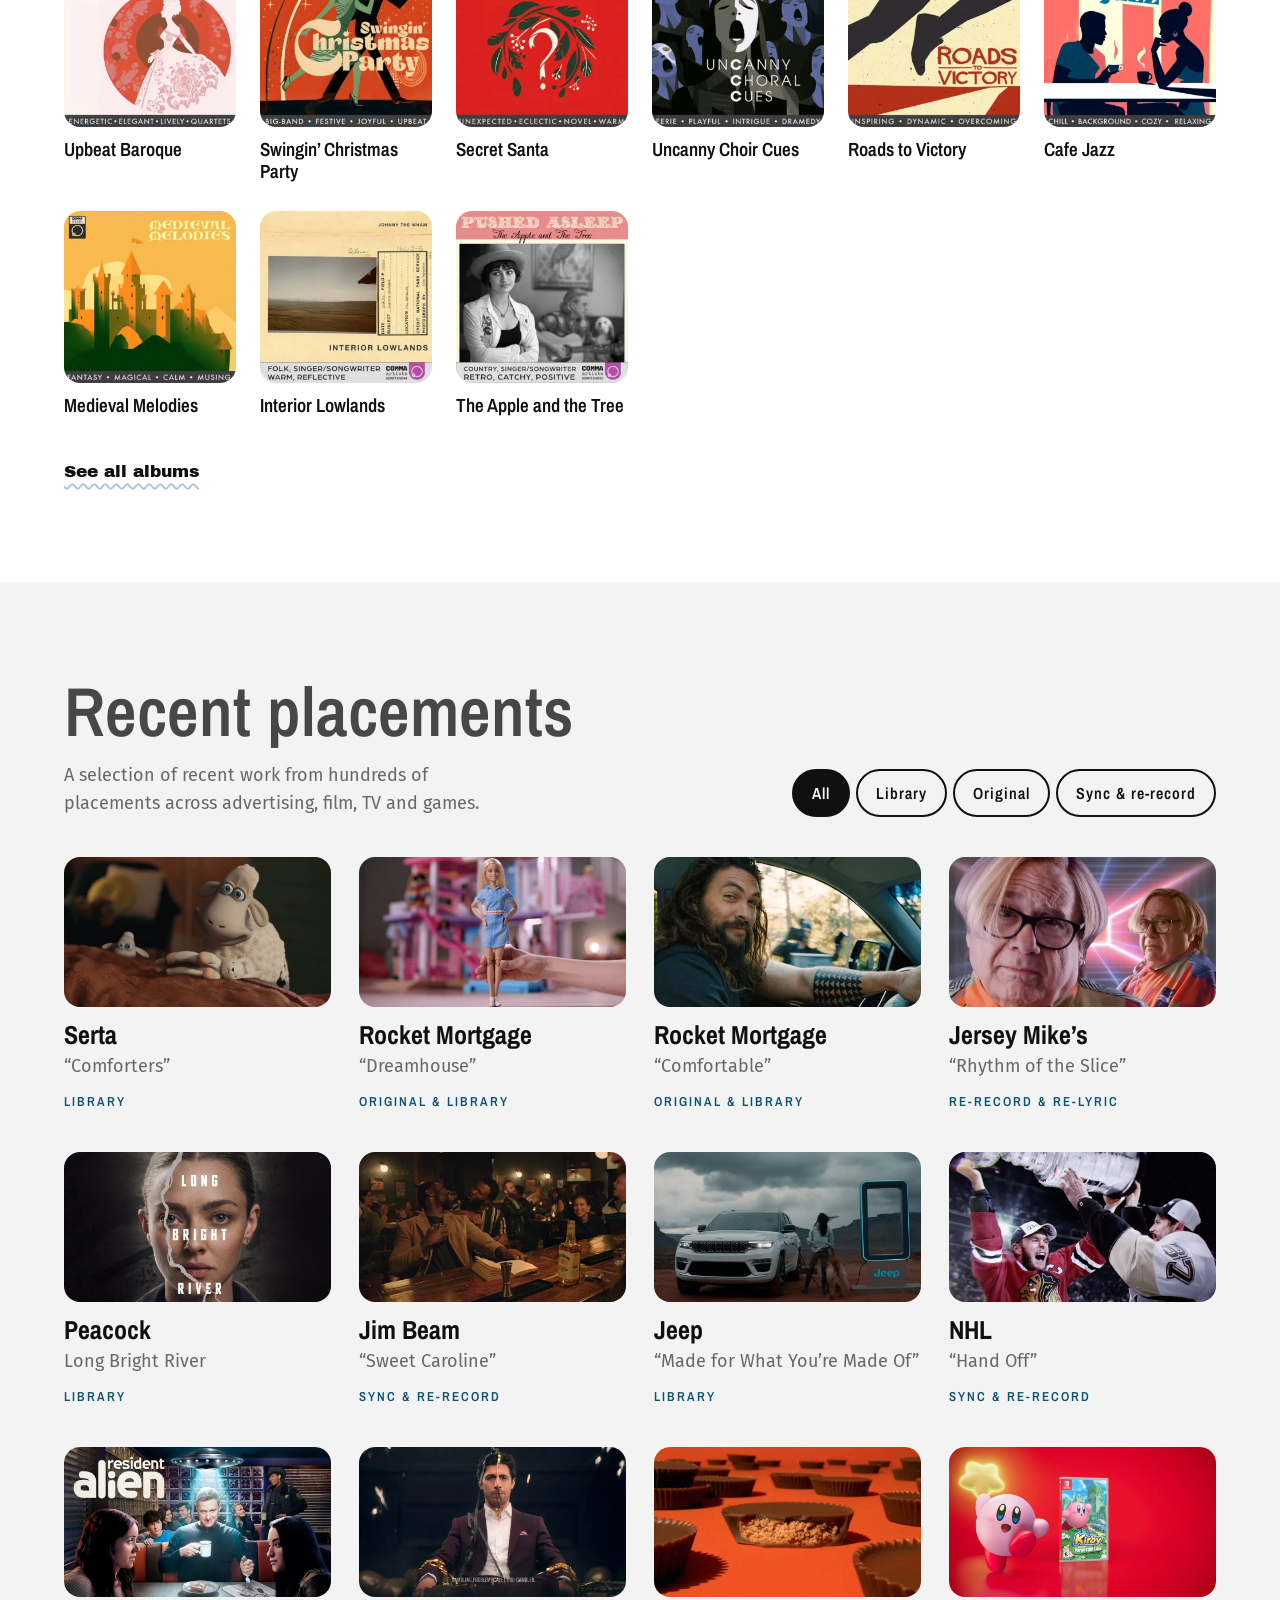
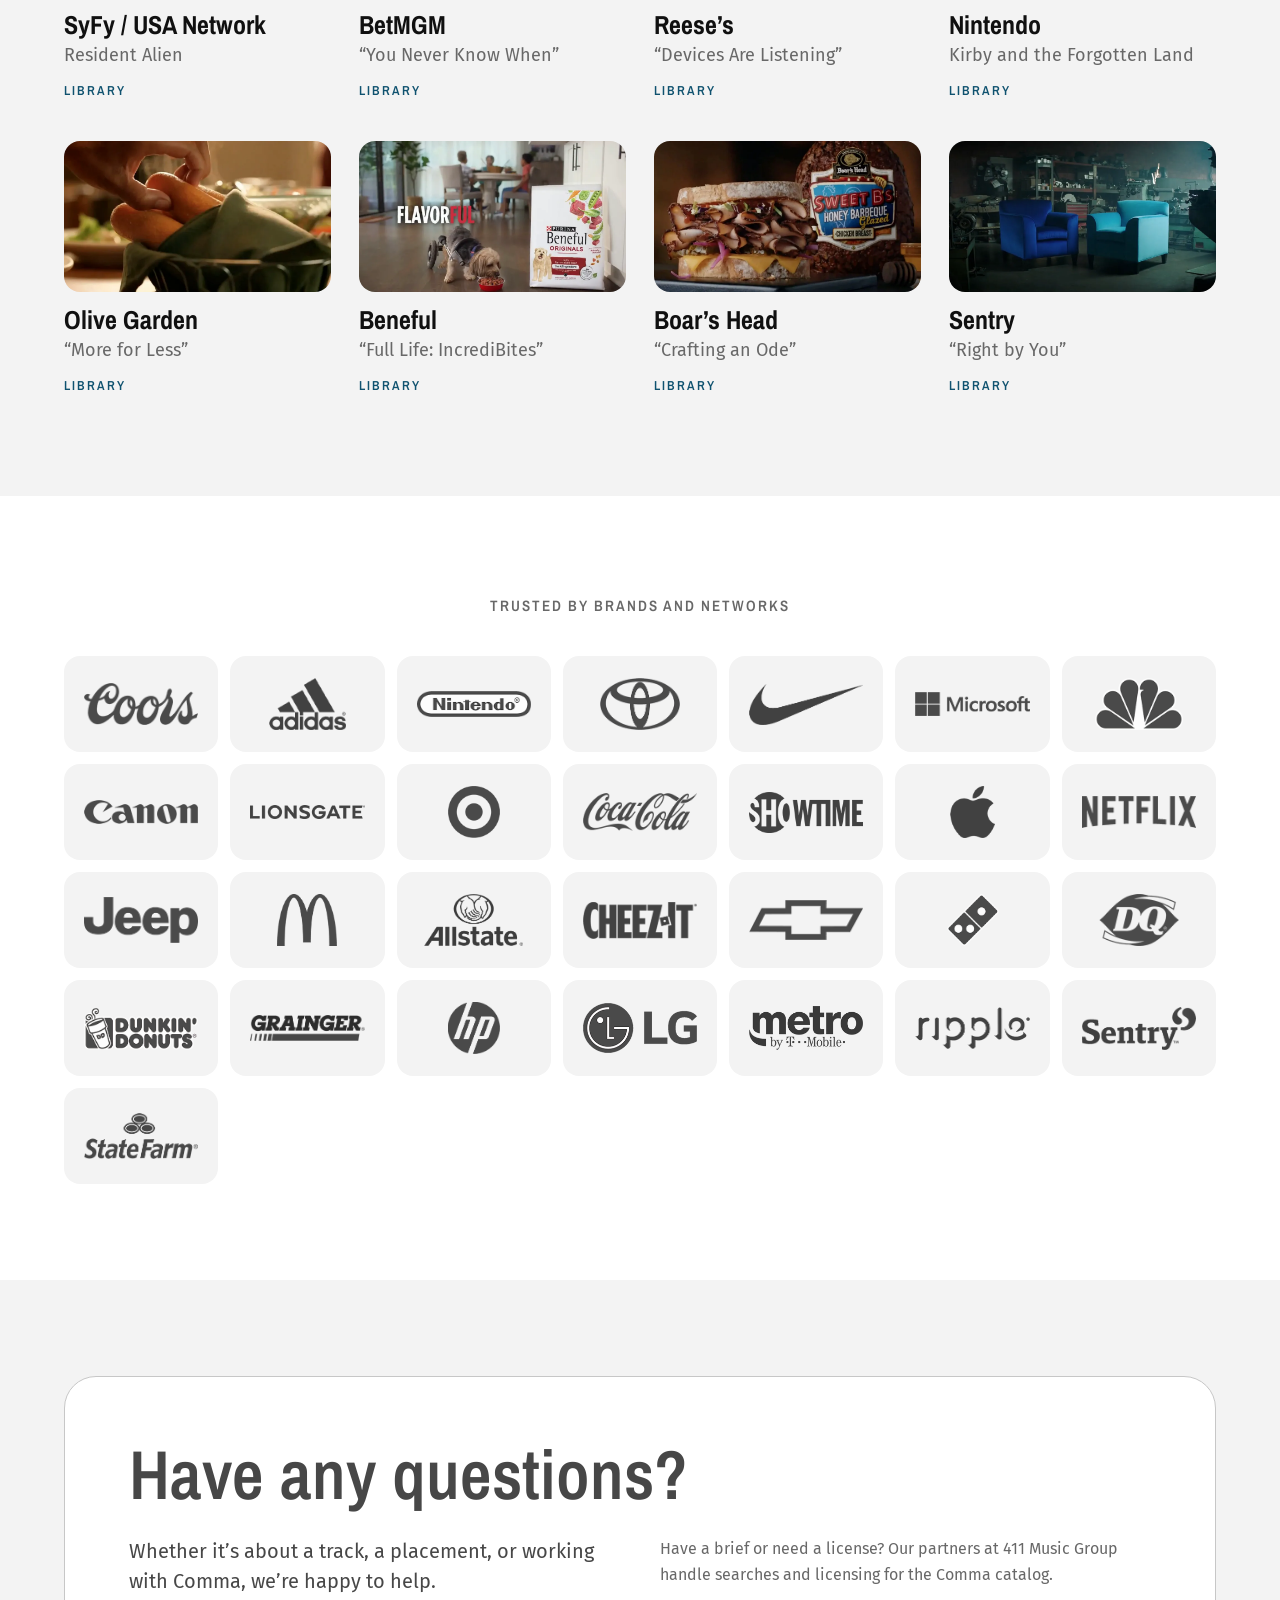
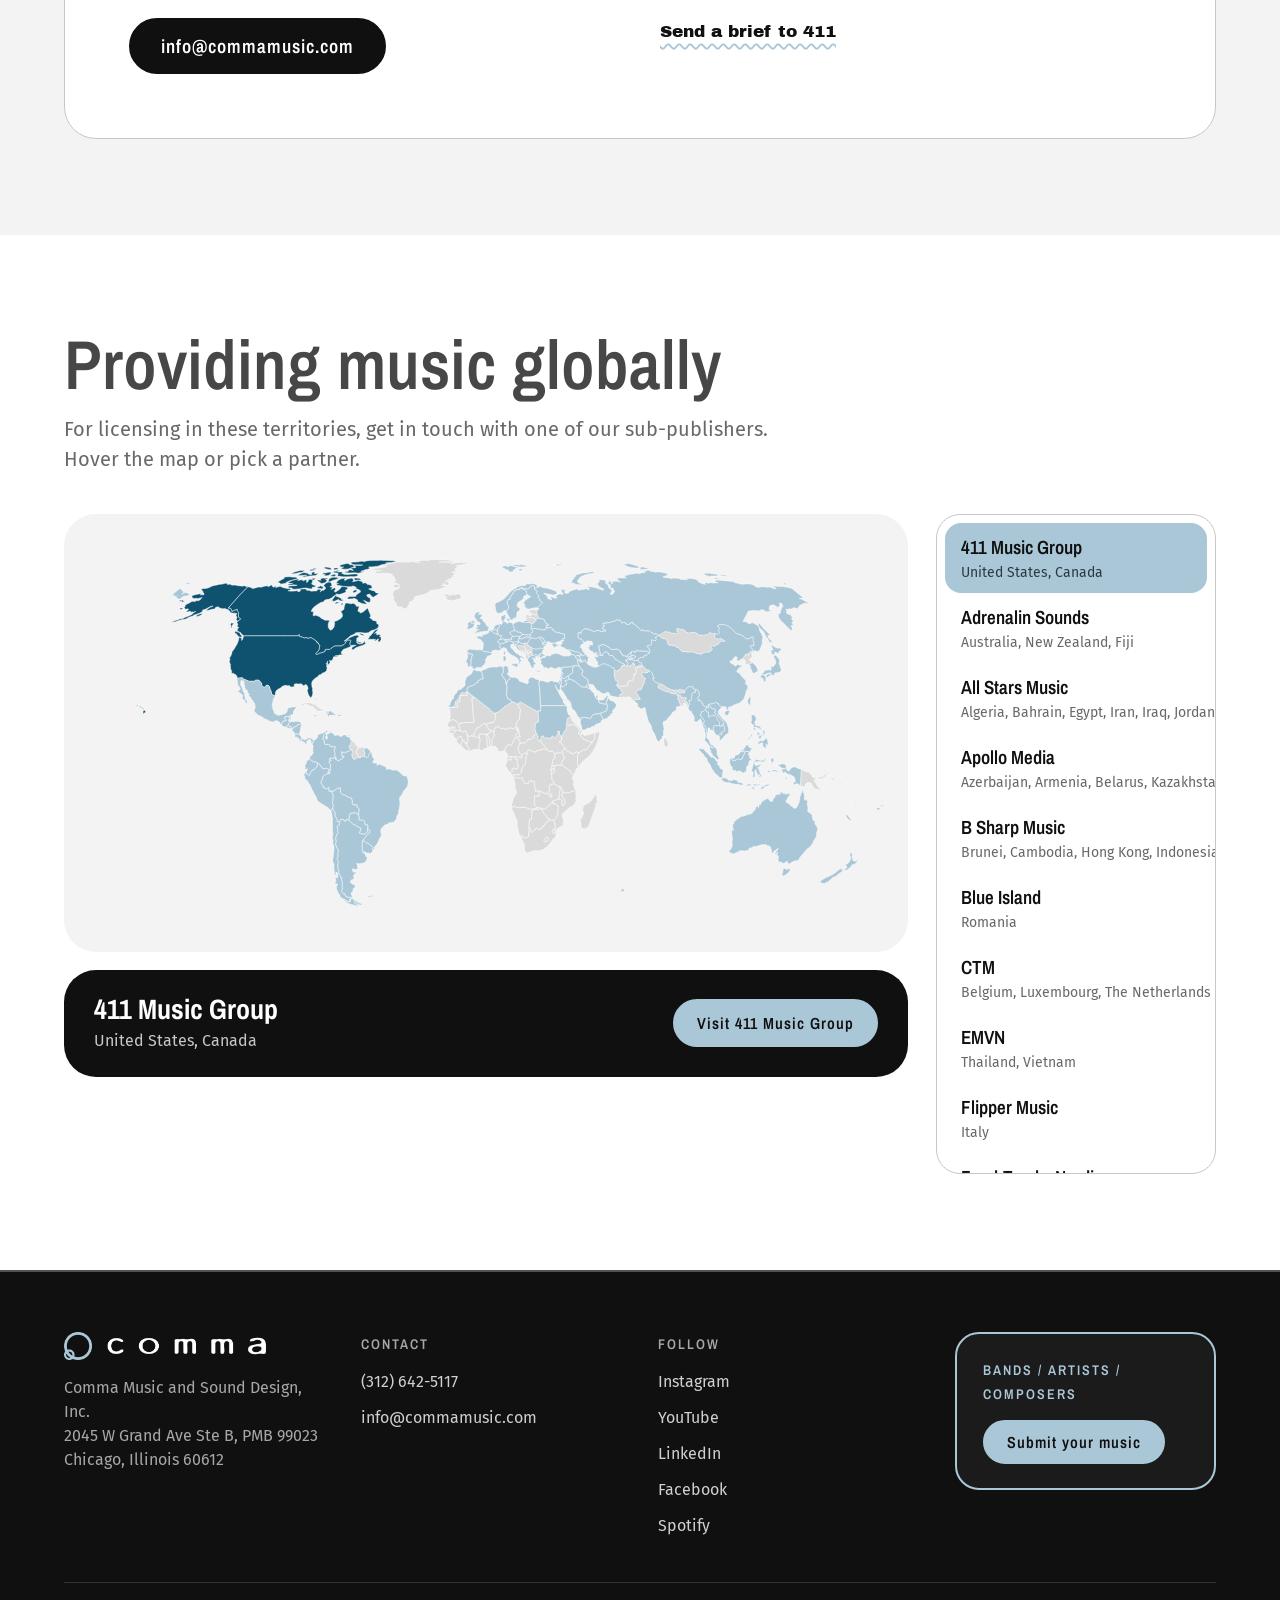
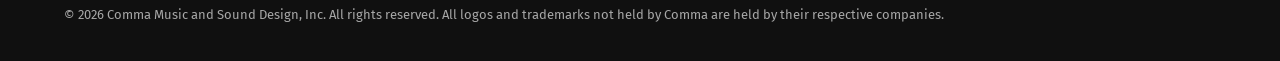
<file: press/index.html>
<!doctype html>
<html lang="en"><head><meta charset="utf-8"><title>Comma</title>
<meta name="robots" content="noindex">
<link rel="canonical" href="https://www.commamusic.com/#placements">
<meta http-equiv="refresh" content="0; url=/#placements">
<script>location.replace("/#placements");</script>
</head><body><p>This page has moved. <a href="/#placements">Continue to commamusic.com</a>.</p></body></html>
</file>
<file: css/site.css>
/* Comma — site styles. Colors and type come from the WordPress theme settings and custom.css. */
:root {
  color-scheme: light;
  --bg: #ffffff;
  --surface: #f3f3f3;
  --card: #ffffff;
  --ink: #101010;
  --heading: #474747;
  --text: #686868;
  --muted: #707070;
  --line: #c7c7c7;
  --line-soft: #e4e4e4;
  --accent: #aac7d7;
  --deep: #0f526f;
  --link: #b85600;
  --map-rest: #dadada;
  --map-stroke: #ffffff;
  --header-bg: rgba(255, 255, 255, 0.97);
  --night: #101010;
  --night-text: #a7a7a7;
  --night-link: #d0d0d0;

  --f-black: "Archivo Black", "Archivo", Arial, sans-serif;
  --f-narrow: "Archivo Narrow", "Arial Narrow", Arial, sans-serif;
  --f-body: "Fira Sans", Arial, sans-serif;
  --f-menu: "Open Sans", Arial, sans-serif;
  --radius: 32px;
  --wrap: 1200px;
  --header-h: 80px;

  box-sizing: border-box;
  padding-top: env(safe-area-inset-top, 0px);
  padding-bottom: env(safe-area-inset-bottom, 0px);
}
*, *::before, *::after { box-sizing: inherit; }
html { scroll-behavior: smooth; scroll-padding-top: calc(var(--header-h) + env(safe-area-inset-top, 0px)); }
@media (prefers-reduced-motion: reduce) { html { scroll-behavior: auto; } }
body {
  margin: 0; background: var(--bg); color: var(--text);
  font-family: var(--f-body); font-size: 18px; line-height: 28px;
  -webkit-font-smoothing: antialiased;
}
img, video, svg { display: block; max-width: 100%; }
a { color: var(--link); }
a:hover { color: var(--deep); }
::selection { background: #0f526f; color: #fff; }
:focus-visible { outline: 3px solid var(--deep); outline-offset: 3px; }
.on-night :focus-visible { outline-color: var(--accent); }
h1, h2, h3, p { margin: 0; }
button { font: inherit; }
.visually-hidden { position: absolute; width: 1px; height: 1px; overflow: hidden; clip: rect(0 0 0 0); white-space: nowrap; }
.skip-link { position: absolute; left: 16px; top: -100px; z-index: 50; background: var(--ink); color: var(--bg); padding: 10px 16px; border-radius: 8px; }
.skip-link:focus { top: calc(12px + env(safe-area-inset-top, 0px)); }

.wrap { max-width: var(--wrap); margin: 0 auto; padding-left: 24px; padding-right: 24px; }
.section { padding-top: 96px; padding-bottom: 96px; }
.section--tint { background: var(--surface); }
.section__head { display: flex; flex-wrap: wrap; align-items: end; justify-content: space-between; gap: 24px; margin-bottom: 40px; }
.section__intro { display: flex; flex-direction: column; gap: 16px; max-width: 760px; }
.h2 { font-family: var(--f-narrow); font-weight: 600; font-size: clamp(2.6rem, 5.4vw, 4.5rem); line-height: 0.97; color: var(--heading); }
.lede { font-size: 20px; line-height: 30px; }

/* Buttons */
.btn {
  display: inline-flex; align-items: center; justify-content: center; gap: 10px; min-height: 52px;
  padding: 12px 30px; border-radius: var(--radius); border: 2px solid var(--ink);
  font-family: var(--f-narrow); font-weight: 600; font-size: 19px; letter-spacing: 1px;
  text-decoration: none; white-space: nowrap; cursor: pointer; transition: background-color 120ms, color 120ms, border-color 120ms;
}
.btn--solid { background: var(--ink); color: var(--bg); }
.btn--solid:hover { background: var(--deep); border-color: var(--deep); color: #fff; }
.btn--line { background: transparent; color: var(--ink); }
.btn--line:hover { background: var(--ink); color: var(--bg); }
.btn--accent { background: var(--accent); border-color: var(--accent); color: #101010; }
.btn--accent:hover { background: #fff; border-color: #fff; color: #101010; }
.btn--ghost-light { background: transparent; border-color: #fff; color: #fff; }
.btn--ghost-light:hover { background: #fff; color: #101010; }
.btn--sm { min-height: 44px; padding: 8px 22px; font-size: 16px; }
.wavy {
  font-family: var(--f-black); font-size: 17px; color: var(--ink); padding: 8px 0;
  text-decoration: underline wavy var(--accent) 2px; text-underline-offset: 6px;
}
.wavy:hover { color: var(--deep); }

/* Header */
body::before { content: ""; position: fixed; inset: 0 0 auto; height: env(safe-area-inset-top, 0px); z-index: 30; background: var(--header-bg); }
.site-header { position: sticky; top: env(safe-area-inset-top, 0px); z-index: 20; background: var(--header-bg); border-bottom: 1px solid var(--line-soft); backdrop-filter: blur(8px); -webkit-backdrop-filter: blur(8px); }
.site-header .wrap { min-height: var(--header-h); display: flex; flex-wrap: wrap; align-items: center; justify-content: space-between; gap: 8px 16px; padding-top: 10px; padding-bottom: 10px; }
.brand { display: flex; align-items: center; min-height: 44px; }
.brand img { height: 26px; width: auto; }
.brand .logo-light { display: none; }
.nav { display: flex; flex-wrap: wrap; align-items: center; gap: 2px 8px; }
.nav a:not(.btn) { color: var(--muted); text-decoration: none; font-family: var(--f-menu); font-size: 14px; text-transform: uppercase; letter-spacing: 2px; padding: 10px 8px; }
.nav a:not(.btn):hover { color: var(--deep); }
.nav .btn { margin-left: 8px; }
@media (max-width: 700px) { .nav a:not(.btn) { display: none; } }

/* Hero */
.hero { position: relative; overflow: hidden; background: var(--night); color: #fff; min-height: min(86vh, 760px); display: flex; align-items: center; }
.hero__video, .hero__poster { position: absolute; inset: 0; width: 100%; height: 100%; object-fit: cover; }
.hero__shade {
  position: absolute; inset: 0;
  background-color: rgba(16, 16, 16, 0.62);
  background-image: repeating-linear-gradient(to bottom, rgba(0,0,0,0.55) 0px, rgba(0,0,0,0.55) 2px, rgba(0,0,0,0) 2px, rgba(0,0,0,0) 4px);
}
.hero__inner { position: relative; width: 100%; padding-top: 110px; padding-bottom: 110px; display: flex; flex-wrap: wrap; align-items: center; justify-content: space-between; gap: 48px; }
.hero__copy { flex: 999 1 520px; min-width: 0; display: flex; flex-direction: column; gap: 26px; }
.hero h1 { font-family: var(--f-black); font-weight: 400; font-size: clamp(3.4rem, 7.5vw, 6.2rem); line-height: 1; color: #fff; }
.hero__sub { font-weight: 300; font-size: clamp(1.25rem, 2.2vw, 1.6rem); line-height: 1.4; letter-spacing: 3px; color: #e2e2e2; max-width: 40ch; }
.hero__actions { display: flex; flex-wrap: wrap; gap: 12px; }
.reel-btn { flex: 1 1 200px; display: flex; flex-direction: column; align-items: center; gap: 16px; background: none; border: 0; padding: 12px; color: #fff; cursor: pointer; }
.reel-btn__disc { width: 116px; height: 116px; border-radius: 50%; background: var(--accent); display: flex; align-items: center; justify-content: center; box-shadow: 0 0 0 10px rgba(170, 199, 215, 0.25); transition: box-shadow 160ms; }
.reel-btn:hover .reel-btn__disc { box-shadow: 0 0 0 16px rgba(170, 199, 215, 0.3); }
.reel-btn__label { font-family: var(--f-narrow); font-weight: 600; font-size: 18px; letter-spacing: 2px; text-transform: uppercase; }
.motion-toggle { position: absolute; left: 24px; bottom: 20px; display: inline-flex; align-items: center; gap: 8px; min-height: 44px; padding: 6px 14px; border-radius: 22px; border: 1px solid rgba(255,255,255,0.5); background: rgba(16,16,16,0.5); color: #e2e2e2; font-size: 14px; cursor: pointer; }
.motion-toggle:hover { border-color: #fff; color: #fff; }

/* Reel dialog */
.reel-dialog { width: min(100% - 32px, 1100px); max-height: calc(100% - 32px); padding: 0; border: 0; background: transparent; color: #fff; overflow: visible; }
.reel-dialog::backdrop { background: rgba(16, 16, 16, 0.94); }
.reel-dialog__bar { display: flex; justify-content: flex-end; margin-bottom: 12px; }
.reel-dialog__close { width: 44px; height: 44px; border-radius: 50%; border: 2px solid #fff; background: transparent; color: #fff; display: flex; align-items: center; justify-content: center; cursor: pointer; }
.reel-dialog video { width: 100%; height: auto; border-radius: 16px; background: #000; }

/* Albums */
.tabs { display: flex; border: 3px solid var(--ink); }
.tabs button { border: 0; min-height: 44px; padding: 8px 20px; background: var(--bg); color: var(--ink); font-family: var(--f-narrow); font-weight: 600; font-size: 16px; letter-spacing: 1px; cursor: pointer; }
.tabs button[aria-selected="true"] { background: var(--ink); color: var(--bg); }
.album-grid { list-style: none; margin: 0 0 40px; padding: 0; display: grid; grid-template-columns: repeat(auto-fill, minmax(min(100%, 170px), 1fr)); gap: 28px 24px; }
.album { display: flex; flex-direction: column; gap: 12px; color: var(--ink); text-decoration: none; }
.album img { width: 100%; height: auto; aspect-ratio: 1; object-fit: cover; border-radius: 16px; background: var(--surface); transition: transform 160ms; }
.album:hover img { transform: translateY(-3px); }
.album span { font-family: var(--f-narrow); font-weight: 600; font-size: 19px; line-height: 1.15; }
.album:hover span { color: var(--deep); }

/* Placements */
.chips { display: flex; flex-wrap: wrap; gap: 6px; }
.chips button { min-height: 44px; padding: 8px 18px; border-radius: var(--radius); border: 2px solid var(--ink); background: transparent; color: var(--ink); font-family: var(--f-narrow); font-weight: 600; font-size: 16px; letter-spacing: 1px; cursor: pointer; }
.chips button[aria-pressed="true"] { background: var(--ink); color: var(--bg); }
.placement-grid { list-style: none; margin: 0; padding: 0; display: grid; grid-template-columns: repeat(auto-fill, minmax(min(100%, 260px), 1fr)); gap: 36px 28px; }
.placement { display: flex; flex-direction: column; gap: 14px; }
.placement img { width: 100%; height: auto; aspect-ratio: 16 / 9; object-fit: cover; border-radius: 16px; background: var(--line-soft); }
.placement__text { display: flex; flex-direction: column; gap: 2px; }
.placement__brand { font-family: var(--f-narrow); font-weight: 700; font-size: 26px; line-height: 1.1; color: var(--ink); }
.placement__type { font-family: var(--f-narrow); font-weight: 600; font-size: 13px; letter-spacing: 2px; text-transform: uppercase; color: var(--deep); margin-top: 6px; }

/* Brands */
.brands__title { font-family: var(--f-narrow); font-weight: 600; font-size: 15px; letter-spacing: 2px; text-transform: uppercase; color: var(--text); text-align: center; margin-bottom: 36px; }
.brand-grid { list-style: none; margin: 0; padding: 0; display: grid; grid-template-columns: repeat(auto-fill, minmax(min(100%, 150px), 1fr)); gap: 12px; }
.brand-grid li { height: 96px; background: var(--surface); border-radius: 16px; display: flex; align-items: center; justify-content: center; padding: 18px 20px; }
.brand-grid img { max-width: 100%; max-height: 52px; width: auto; height: auto; object-fit: contain; opacity: 0.82; }

/* Questions */
.ask { background: var(--card); border: 1px solid var(--line); border-radius: var(--radius); padding: clamp(32px, 5vw, 64px); display: grid; grid-template-columns: repeat(auto-fit, minmax(min(100%, 380px), 1fr)); gap: 28px 40px; align-items: start; }
.ask .h2 { grid-column: 1 / -1; }
.ask__col { display: flex; flex-direction: column; gap: 22px; align-items: flex-start; }
.ask__col p { color: var(--heading); }
.ask__col p.small { font-size: 16px; line-height: 26px; color: var(--text); }

/* Partners */
.partners { display: flex; flex-wrap: wrap; gap: 28px; align-items: flex-start; }
.partners__map { flex: 999 1 560px; min-width: 0; display: flex; flex-direction: column; gap: 18px; }
.map-frame { background: var(--surface); border-radius: var(--radius); padding: 24px; }
.map-frame path { stroke: var(--map-stroke); stroke-width: 0.5; }
.map-frame .rest { fill: var(--map-rest); }
.map-frame .territory { fill: var(--accent); cursor: pointer; transition: fill 120ms; }
.map-frame .territory.is-active { fill: #0f526f; }
.partner-card { background: var(--night); color: #fff; border-radius: var(--radius); padding: 24px 30px; display: flex; flex-wrap: wrap; gap: 14px 28px; align-items: center; justify-content: space-between; min-height: 96px; }
.partner-card__text { display: flex; flex-direction: column; gap: 4px; flex: 1 1 320px; min-width: 0; }
.partner-card__name { font-family: var(--f-narrow); font-weight: 700; font-size: 28px; line-height: 1.1; }
.partner-card__terr { color: #c7c7c7; font-size: 16px; line-height: 24px; }
.partner-card__links { display: flex; flex-wrap: wrap; gap: 8px; }
.partner-list { flex: 1 1 280px; min-width: 0; max-height: 660px; overflow-y: auto; border: 1px solid var(--line); border-radius: 24px; padding: 8px; list-style: none; margin: 0; }
.partner-list button { width: 100%; text-align: left; border: 0; border-radius: 16px; padding: 10px 16px; min-height: 44px; background: transparent; cursor: pointer; display: flex; flex-direction: column; gap: 2px; color: var(--ink); }
.partner-list button:hover { background: var(--surface); }
.partner-list button[aria-pressed="true"] { background: var(--accent); color: #101010; }
.partner-list button[aria-pressed="true"] .partner-list__terr { color: #2b3a42; }
.partner-list__name { font-family: var(--f-narrow); font-weight: 600; font-size: 19px; }
.partner-list__terr { font-size: 14px; line-height: 20px; color: var(--text); white-space: nowrap; overflow: hidden; text-overflow: ellipsis; }

/* Footer */
.site-footer { background: var(--night); border-top: 2px solid #525252; color: var(--night-text); font-size: 16px; line-height: 24px; }
.site-footer .wrap { padding-top: 60px; padding-bottom: 36px; }
.footer-grid { display: grid; grid-template-columns: repeat(auto-fit, minmax(min(100%, 220px), 1fr)); gap: 36px; margin-bottom: 40px; }
.footer-col { display: flex; flex-direction: column; gap: 4px; }
.footer-col--brand { gap: 16px; }
.footer-col--brand img { height: 28px; width: auto; align-self: flex-start; }
.footer-head { font-family: var(--f-narrow); font-weight: 600; font-size: 14px; letter-spacing: 2px; text-transform: uppercase; color: var(--night-text); margin-bottom: 6px; }
.site-footer a:not(.btn) { color: var(--night-link); text-decoration: none; padding: 4px 0; }
.site-footer a:not(.btn):hover { color: #fff; text-decoration: underline; }
.submit-panel { display: flex; flex-direction: column; gap: 14px; align-items: flex-start; align-self: start; background: #1b1b1b; border: 2px solid var(--accent); border-radius: 24px; padding: 24px 26px; }
.submit-panel .footer-head { color: var(--accent); margin: 0; }
.legal { font-size: 13px; line-height: 20px; border-top: 1px solid #333; padding-top: 22px; }

.noscript-note { padding: 16px 0; }

@media (max-width: 560px) {
  .section { padding-top: 72px; padding-bottom: 72px; }
  .album-grid { grid-template-columns: repeat(2, minmax(0, 1fr)); gap: 22px 16px; }
  .album span { font-size: 17px; }
  .brand-grid { grid-template-columns: repeat(3, minmax(0, 1fr)); gap: 8px; }
  .brand-grid li { height: 72px; padding: 12px; border-radius: 12px; }
  .brand-grid img { max-height: 40px; }
  .hero__inner { padding-top: 80px; padding-bottom: 96px; }
  .reel-btn { flex-direction: row; justify-content: flex-start; padding: 0; }
  .reel-btn__disc { width: 72px; height: 72px; box-shadow: 0 0 0 7px rgba(170, 199, 215, 0.25); }
  .map-frame { padding: 12px; border-radius: 20px; }
  .partner-card { padding: 20px 22px; border-radius: 24px; }
  .partner-list { max-height: 420px; }
}
@media (max-width: 700px) {
  .site-header .wrap { flex-wrap: nowrap; }
  .brand img { height: 22px; }
}
</file>
